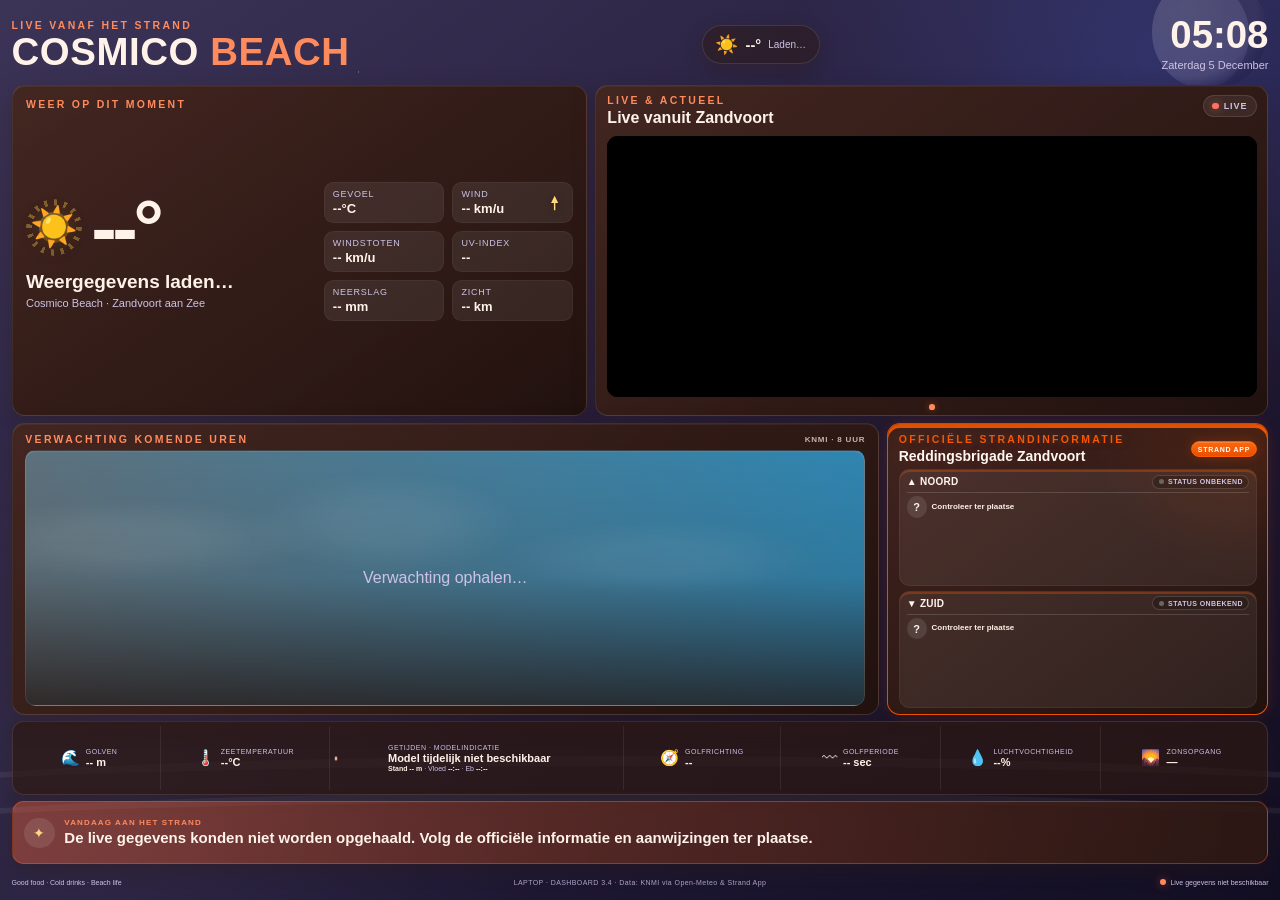
<file: index.html>
<!doctype html>
<html lang="nl">
<head>
  <meta charset="utf-8">
  <meta name="viewport" content="width=device-width, initial-scale=1, viewport-fit=cover">
  <meta name="theme-color" content="#bc5e42">
  <meta http-equiv="Cache-Control" content="no-cache, no-store, must-revalidate">
  <title>Cosmico Beach — Dashboard 3.4.0</title>
  <link rel="stylesheet" href="style.css?v=340">
</head>
<body>
  <div class="ambient" aria-hidden="true">
    <div class="ambient-sun"><span></span></div>
    <div class="ambient-moon"></div>
    <div class="ambient-stars"></div>
    <div class="ambient-wave wave-one"></div>
    <div class="ambient-wave wave-two"></div>
  </div>

  <main id="webEmbed" class="web-embed" aria-label="Actuele strandinformatie Cosmico Beach">
    <a class="web-embed-link" href="https://dashboard.cosmicobeach.nl/?mode=mobile&v=340" target="_top" aria-label="Bekijk alle live strandinformatie">
      <div class="web-main">
        <span id="webWeatherIcon" class="web-weather-icon">☀️</span>
        <div class="web-weather-copy">
          <strong id="webTemperature">--°</strong>
          <span id="webCondition">Live gegevens laden…</span>
        </div>
      </div>
      <div class="web-metrics">
        <div><small>Zeewater</small><strong id="webWaterTemperature">--°C</strong></div>
        <div><small>Wind</small><strong id="webWind">-- km/u</strong></div>
        <div><small>Golven</small><strong id="webWaveHeight">-- m</strong></div>
        <div class="web-guard"><small>Strand</small><strong id="webGuardStatus">Status laden…</strong></div>
      </div>
      <span class="web-cta">Bekijk live strandweer →</span>
    </a>
  </main>

  <main id="adviceEmbed" class="advice-embed" aria-label="Actueel strandadvies Cosmico Beach">
    <a class="advice-embed-link" href="https://dashboard.cosmicobeach.nl/?mode=mobile&v=340" target="_top" aria-label="Bekijk alle live strandinformatie">
      <span class="advice-embed-icon" aria-hidden="true">✦</span>
      <div class="advice-embed-copy">
        <small>VANDAAG AAN HET STRAND</small>
        <strong id="webAdvice" aria-live="polite">Actueel strandadvies wordt samengesteld…</strong>
      </div>
      <span class="advice-embed-cta">Bekijk live strandweer →</span>
    </a>
  </main>

  <div id="app">
    <header class="topbar">
      <div class="brand-block">
        <div class="eyebrow">LIVE VANAF HET STRAND</div>
        <h1>COSMICO <span>BEACH</span></h1>
      </div>

      <div class="topbar-summary" aria-label="Korte weersamenvatting" aria-live="polite">
        <span id="headerWeatherIcon" class="mini-weather-icon">☀️</span>
        <strong id="headerTemperature">--°</strong>
        <span id="headerCondition">Laden…</span>
      </div>

      <div class="clock" aria-label="Tijd en datum">
        <strong id="clockTime">--:--</strong>
        <span id="clockDate">Zandvoort aan Zee</span>
      </div>
    </header>

    <main class="dashboard">
      <section class="card current-card">
        <div class="section-label">WEER OP DIT MOMENT</div>
        <div class="current-layout">
          <div class="weather-main">
            <div class="temperature-line">
              <div class="weather-orbit" aria-hidden="true">
                <span class="sun-core"></span>
                <span class="sun-rays"></span>
                <span id="weatherIcon" class="weather-icon">☀️</span>
              </div>
              <strong id="temperature" class="temperature" aria-live="polite">--°</strong>
            </div>
            <h2 id="condition" class="condition" aria-live="polite">Weergegevens laden…</h2>
            <p class="location">Cosmico Beach · Zandvoort aan Zee</p>
          </div>

          <div class="metric-grid">
            <div class="metric"><span>Gevoel</span><strong id="feelsLike">--°C</strong></div>
            <div class="metric metric-wind">
              <span>Wind</span>
              <strong id="wind">-- km/u</strong>
              <svg id="windArrow" class="wind-arrow" viewBox="0 0 24 24" aria-hidden="true" style="--wind-deg:0deg">
                <path d="M12 2 L17 12 L13 12 L13 22 L11 22 L11 12 L7 12 Z"></path>
              </svg>
            </div>
            <div class="metric"><span>Windstoten</span><strong id="windGusts">-- km/u</strong></div>
            <div class="metric"><span>UV-index</span><strong id="uvIndex">--</strong></div>
            <div class="metric"><span>Neerslag</span><strong id="precipitation">-- mm</strong></div>
            <div class="metric"><span>Zicht</span><strong id="visibility">-- km</strong></div>
          </div>
        </div>
      </section>

      <section class="card media-card">
        <div class="media-heading">
          <div>
            <div class="section-label">LIVE & ACTUEEL</div>
            <h2 id="mediaTitle">Live vanuit Zandvoort</h2>
          </div>
          <div class="media-indicator"><span class="live-dot"></span><span>LIVE</span></div>
        </div>
        <div class="media-frame">
          <iframe
            id="liveCamera"
            title="Live webcam Zandvoort Boulevard en strand"
            src="https://www.youtube.com/embed/q0-DDh1zdY4?autoplay=1&mute=1&controls=0&modestbranding=1&rel=0&playsinline=1"
            allow="autoplay; encrypted-media; picture-in-picture"
            referrerpolicy="strict-origin-when-cross-origin"
            allowfullscreen>
          </iframe>
          <div class="camera-fallback">Livecam wordt geladen…</div>
        </div>
        <div class="slide-dots" aria-hidden="true"><span class="active"></span></div>
      </section>

      <section class="card forecast-card">
        <div class="forecast-heading">
          <div class="section-label">VERWACHTING KOMENDE UREN</div>
          <span id="forecastSource" class="forecast-source">KNMI · 8 UUR</span>
        </div>
        <div id="hourlyForecast" class="hourly-forecast" aria-live="polite">
          <div class="loading-copy">Verwachting ophalen…</div>
        </div>
      </section>

      <section class="card rescue-card">
        <div class="rescue-heading">
          <div>
            <div class="section-label">OFFICIËLE STRANDINFORMATIE</div>
            <h2>Reddingsbrigade Zandvoort</h2>
          </div>
          <span class="source-chip">STRAND APP</span>
        </div>
        <div id="rescuePosts" class="rescue-posts" aria-live="polite">
          <div class="rescue-loading">Status van de strandposten wordt opgehaald…</div>
        </div>
      </section>

      <section class="conditions-strip">
        <div class="condition-item"><span class="condition-icon wave-icon">🌊</span><div><small>Golven</small><strong id="waveHeight">-- m</strong></div></div>
        <div class="condition-item"><span class="condition-icon">🌡️</span><div><small>Zeetemperatuur</small><strong id="waterTemperature">--°C</strong></div></div>
        <div class="condition-item tide-item">
          <svg id="tideSpark" class="tide-spark" viewBox="0 0 120 34" preserveAspectRatio="none" aria-hidden="true">
            <polyline id="tideSparkLine" points=""></polyline>
            <circle id="tideSparkNow" cx="0" cy="17" r="2.4"></circle>
          </svg>
          <div>
            <small>Getijden · modelindicatie</small>
            <strong id="tideState">Waterstand laden…</strong>
            <span class="tide-detail"><b id="tideHeight">Stand -- m</b> · Vloed <b id="nextHighTide">--:--</b> · Eb <b id="nextLowTide">--:--</b></span>
          </div>
        </div>
        <div class="condition-item"><span class="condition-icon compass-icon">🧭</span><div><small>Golfrichting</small><strong id="waveDirection">--</strong></div></div>
        <div class="condition-item"><span class="condition-icon period-icon">〰</span><div><small>Golfperiode</small><strong id="wavePeriod">-- sec</strong></div></div>
        <div class="condition-item"><span class="condition-icon">💧</span><div><small>Luchtvochtigheid</small><strong id="humidity">--%</strong></div></div>
        <div class="condition-item"><span class="condition-icon" id="sunIcon">🌅</span><div><small id="sunLabel">Zonsondergang</small><strong id="sunset">--:--</strong></div></div>
      </section>

      <section class="advice-bar">
        <div class="advice-icon">✦</div>
        <div>
          <small>VANDAAG AAN HET STRAND</small>
          <strong id="beachAdvice" aria-live="polite">Actueel strandadvies wordt samengesteld…</strong>
        </div>
      </section>
    </main>

    <footer>
      <span>Good food · Cold drinks · Beach life</span>
      <div class="mode-label"><span id="modeName">AUTO</span> · DASHBOARD 3.4 · Data: KNMI via Open-Meteo & Strand App</div>
      <div id="connectionState" class="connection-state" aria-live="polite"><span class="connection-dot"></span><span id="connectionText">Verbinden…</span></div>
    </footer>
  </div>

  <script src="script.js?v=340" defer></script>
</body>
</html>
</file>
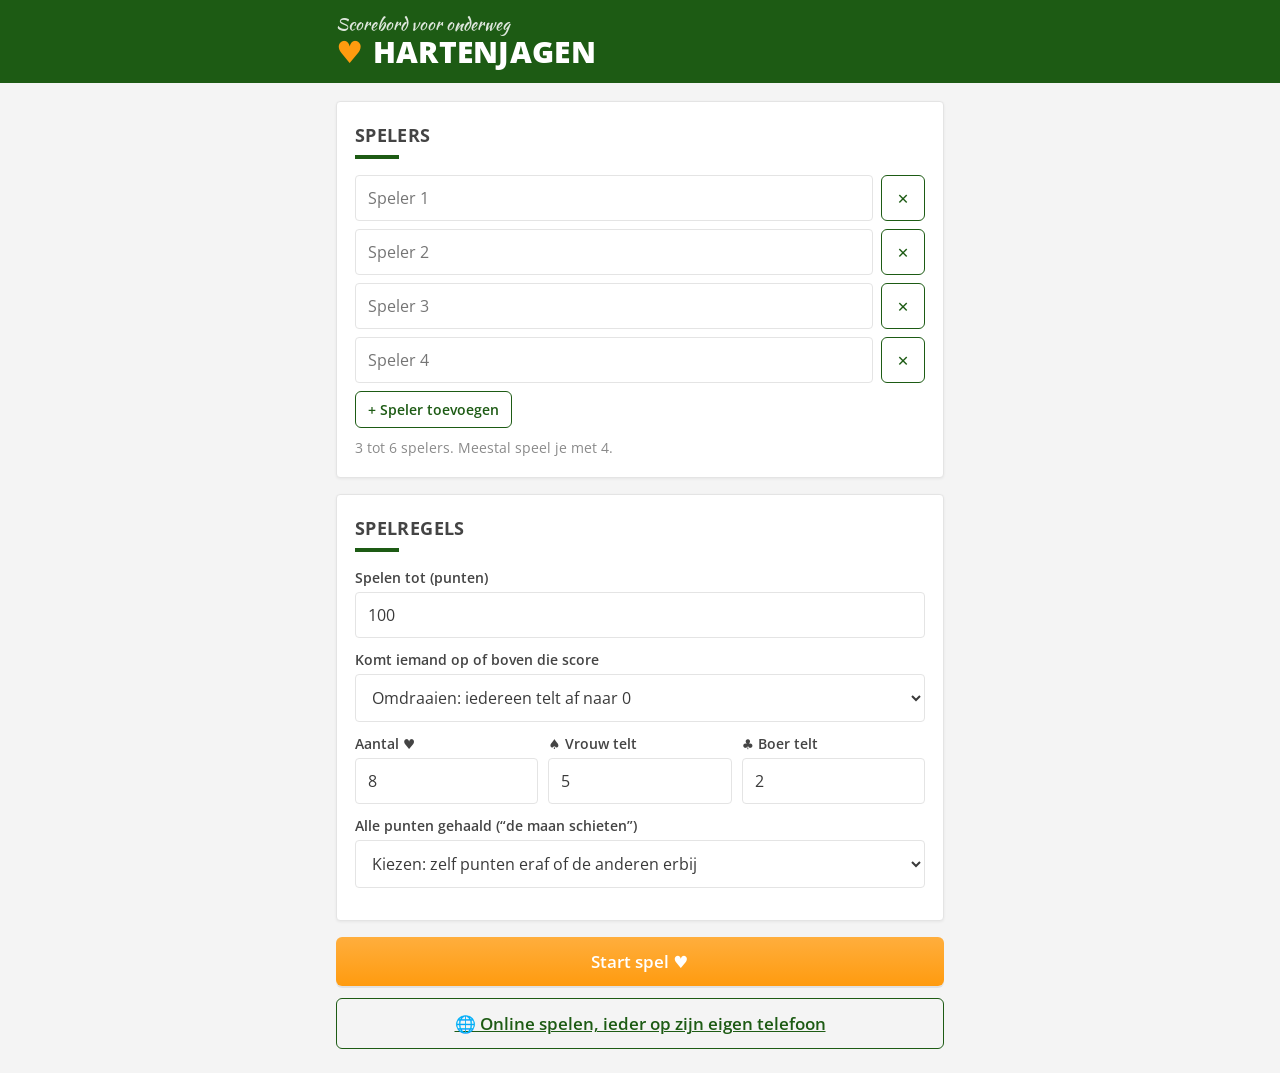
<file: hartenjagen/index.html>
<!doctype html>
<html lang="nl">
<head>
  <meta charset="utf-8">
  <meta name="viewport" content="width=device-width, initial-scale=1, viewport-fit=cover">
  <meta name="theme-color" content="#1d5b14">
  <meta name="robots" content="noindex,nofollow">
  <meta http-equiv="Cache-Control" content="no-cache, no-store, must-revalidate">
  <meta name="apple-mobile-web-app-capable" content="yes">
  <meta name="mobile-web-app-capable" content="yes">
  <meta name="apple-mobile-web-app-title" content="Hartenjagen">
  <title>Hartenjagen Scorebord</title>
  <link rel="icon" href="data:image/svg+xml,<svg xmlns='http://www.w3.org/2000/svg' viewBox='0 0 100 100'><text y='.9em' font-size='90'>♥️</text></svg>">
  <link rel="preconnect" href="https://fonts.googleapis.com">
  <link rel="preconnect" href="https://fonts.gstatic.com" crossorigin>
  <link rel="stylesheet" href="https://fonts.googleapis.com/css2?family=Open+Sans:ital,wght@0,400;0,600;0,700;0,800;1,400&family=Kaushan+Script&display=swap">
  <style>
    /* Stijl: tropisch reisbureau — diepgroen, lichtgrijs, oranje knoppen */
    :root {
      --green: #1d5b14;
      --green-2: #26701b;
      --green-soft: #e7f1e4;
      --orange: #ff9b0f;
      --orange-2: #ffae3d;
      --bg: #f4f4f4;
      --card: #ffffff;
      --ink: #3a3a3a;
      --head: #444444;
      --muted: #8a8a8a;
      --line: #e4e4e4;
      --red: #c62828;
      --red-soft: #fdecec;
      --gold: #e08a00;
      --good: #1d5b14;
      --good-soft: #e7f1e4;
      --shadow: 0 1px 3px rgba(0,0,0,.06);
      --radius: 4px;
    }
    @media (prefers-color-scheme: dark) {
      :root:not([data-theme="light"]) {
        --bg: #111511;
        --card: #1b201b;
        --ink: #e9ece8;
        --head: #f1f3f0;
        --muted: #9aa39a;
        --line: #2e352e;
        --green-soft: #1c2f19;
        --red: #ef5350;
        --red-soft: #3a1717;
        --good: #7cc56f;
        --good-soft: #1c2f19;
      }
    }
    * { box-sizing: border-box; -webkit-tap-highlight-color: transparent; }
    html, body { margin: 0; }
    body {
      font-family: "Open Sans", system-ui, -apple-system, "Segoe UI", Roboto, sans-serif;
      background: var(--bg); color: var(--ink); min-height: 100vh;
      padding-bottom: calc(24px + env(safe-area-inset-bottom));
    }
    .wrap { max-width: 640px; margin: 0 auto; padding: 0 16px; }

    /* Kopbalk */
    header.top { background: var(--green); color: #fff; padding-top: env(safe-area-inset-top); margin-bottom: 18px; }
    header.top .wrap { display: flex; align-items: center; justify-content: space-between; gap: 12px; padding-top: 16px; padding-bottom: 16px; }
    header.top .brand { display: flex; flex-direction: column; line-height: 1; }
    header.top .tagline { font-family: "Kaushan Script", cursive; font-size: 1.05rem; color: rgba(255,255,255,.85); margin-bottom: 4px; }
    header.top h1 { margin: 0; font-size: clamp(1.45rem, 7vw, 1.9rem); font-weight: 800; letter-spacing: .01em; text-transform: uppercase; display: flex; gap: .3em; align-items: center; }
    header.top h1 .suit { color: var(--orange); }
    .iconbtn {
      background: rgba(255,255,255,.16); color: #fff; border: 0; border-radius: 999px;
      padding: 11px 16px; font: inherit; font-size: .9rem; font-weight: 600; cursor: pointer; white-space: nowrap; flex-shrink: 0;
    }
    .iconbtn:active { transform: scale(.97); }

    .panel {
      background: var(--card); border: 1px solid var(--line); border-radius: var(--radius); box-shadow: var(--shadow);
      padding: 20px 18px; margin-bottom: 16px;
    }
    .panel h2 {
      margin: 0 0 16px; font-size: 1.15rem; font-weight: 700; color: var(--head); text-transform: uppercase; letter-spacing: .02em;
    }
    .panel h2::after { content: ""; display: block; width: 44px; height: 4px; background: var(--green); margin-top: 8px; }
    .muted { color: var(--muted); font-size: .9rem; }
    label.field { display: block; margin-bottom: 12px; }
    label.field span { display: block; font-size: .85rem; font-weight: 600; color: var(--head); margin-bottom: 5px; }
    input[type=text], input[type=number], select {
      width: 100%; font: inherit; font-size: 1rem; padding: 11px 12px;
      border-radius: var(--radius); border: 1px solid var(--line); background: var(--card); color: var(--ink);
    }
    select option { color: #3a3a3a; background: #fff; }
    input:focus, select:focus { outline: 2px solid var(--green); outline-offset: 0; border-color: transparent; }
    .row { display: flex; gap: 10px; align-items: center; }
    .row > * { flex: 1; }
    .btn {
      display: inline-flex; align-items: center; justify-content: center; gap: 6px;
      font: inherit; font-weight: 600; font-size: 1.05rem; padding: 13px 18px; border-radius: 6px;
      border: 0; cursor: pointer; background: linear-gradient(180deg, var(--orange-2), var(--orange)); color: #fff; width: 100%;
      box-shadow: 0 2px 0 rgba(0,0,0,.08);
    }
    .btn:disabled { opacity: .45; cursor: not-allowed; }
    .btn.ghost { background: transparent; color: var(--green); border: 1.5px solid var(--green); box-shadow: none; }
    @media (prefers-color-scheme: dark) { :root:not([data-theme="light"]) .btn.ghost { color: var(--good); border-color: var(--good); } }
    .btn.small { padding: 8px 12px; font-size: .9rem; width: auto; }
    .btn:active:not(:disabled) { transform: scale(.98); }

    /* Setup */
    .player-input { display: flex; gap: 8px; margin-bottom: 8px; }
    .player-input input { flex: 1; }
    .player-input button { flex: 0 0 44px; }
    .settings-grid { display: grid; grid-template-columns: 1fr 1fr 1fr; gap: 10px; }
    .settings-grid label.field span { white-space: nowrap; overflow: hidden; text-overflow: ellipsis; }

    /* Scorebord */
    .info-bar { display: flex; gap: 8px; flex-wrap: wrap; margin-bottom: 14px; }
    .chip {
      background: var(--card); color: var(--green); border: 1px solid var(--line); padding: 6px 12px; border-radius: 999px;
      font-size: .85rem; font-weight: 600;
    }
    @media (prefers-color-scheme: dark) { :root:not([data-theme="light"]) .chip { color: var(--good); } }
    .standings { display: grid; gap: 10px; }
    .stand {
      display: grid; grid-template-columns: 40px 1fr auto; align-items: center; gap: 12px;
      padding: 10px 14px 10px 10px; border-radius: var(--radius); border: 1px solid var(--line);
    }
    .stand .pos {
      width: 40px; height: 40px; border-radius: 50%; background: var(--green); color: #fff;
      display: grid; place-items: center; font-weight: 700; position: relative;
    }
    .stand .pos::before { content: ""; position: absolute; inset: 4px; border-radius: 50%; border: 1.5px dotted rgba(255,255,255,.7); }
    .stand .name { font-weight: 700; color: var(--head); overflow: hidden; text-overflow: ellipsis; white-space: nowrap; }
    .stand .bar { height: 5px; border-radius: 3px; background: var(--line); margin-top: 7px; overflow: hidden; }
    .stand .bar i { display: block; height: 100%; background: var(--orange); border-radius: 3px; }
    .stand .total { font-size: 1.6rem; font-weight: 800; color: var(--head); font-variant-numeric: tabular-nums; }
    .stand.lead { border-color: var(--green); background: var(--green-soft); }
    .stand.danger .total { color: var(--red); }
    .stand.danger .bar i { background: var(--red); }

    /* Ronde invoeren */
    .entry-player {
      display: grid; grid-template-columns: 1fr auto auto auto; gap: 8px; align-items: center;
      padding: 10px 0; border-bottom: 1px solid var(--line);
    }
    .entry-player:last-of-type { border-bottom: 0; }
    .entry-player.nojack { grid-template-columns: 1fr auto auto; }
    .entry-player .nm { font-weight: 700; color: var(--head); overflow: hidden; text-overflow: ellipsis; white-space: nowrap; }
    .entry-player .pts { font-size: .8rem; color: var(--muted); white-space: nowrap; }
    .stepper { display: flex; align-items: center; border: 1px solid var(--line); border-radius: 6px; overflow: hidden; }
    .stepper button {
      width: 36px; height: 42px; border: 0; background: transparent; color: var(--green);
      font-size: 1.3rem; font-weight: 700; cursor: pointer;
    }
    @media (prefers-color-scheme: dark) { :root:not([data-theme="light"]) .stepper button { color: var(--good); } }
    .stepper button:active { background: var(--line); }
    .stepper .hv { display: flex; align-items: center; gap: 1px; padding-right: 2px; }
    .stepper input.hearts-input {
      width: 34px; height: 42px; padding: 0; border: 0; border-radius: 0; background: transparent; color: var(--ink);
      text-align: center; font: inherit; font-weight: 800; font-size: 1.15rem; font-variant-numeric: tabular-nums; -moz-appearance: textfield;
    }
    .stepper input.hearts-input::-webkit-outer-spin-button, .stepper input.hearts-input::-webkit-inner-spin-button { -webkit-appearance: none; margin: 0; }
    .stepper input.hearts-input:focus { outline: 0; background: var(--green-soft); }
    .stepper .hv i { font-style: normal; color: var(--red); font-size: .85rem; }
    .queen {
      width: 44px; height: 44px; border-radius: 50%; border: 1.5px dashed var(--line);
      background: transparent; color: var(--muted); font: inherit; font-weight: 700; font-size: .9rem; cursor: pointer;
    }
    .queen.on { background: var(--green); color: #fff; border: 1.5px solid var(--green); box-shadow: inset 0 0 0 3px var(--green), inset 0 0 0 4.5px rgba(255,255,255,.6); }
    .manual-input { width: 90px !important; text-align: center; font-weight: 700; }
    .entry-status {
      margin: 14px 0; padding: 10px 12px; border-radius: var(--radius); font-size: .9rem; font-weight: 600;
      background: var(--red-soft); color: var(--red);
    }
    .entry-status.ok { background: var(--good-soft); color: var(--good); }
    .toggle { display: flex; align-items: center; gap: 8px; font-size: .9rem; color: var(--muted); cursor: pointer; user-select: none; }
    .toggle input { width: 18px; height: 18px; accent-color: var(--green); }
    .entry-head { display: flex; justify-content: space-between; align-items: flex-start; gap: 10px; margin-bottom: 4px; flex-wrap: wrap; }
    .entry-head h2 { margin-bottom: 12px; }

    /* Rondes */
    .table-wrap { overflow-x: auto; margin: 0 -18px; padding: 0 18px; }
    table { width: 100%; border-collapse: collapse; font-variant-numeric: tabular-nums; }
    th, td { padding: 8px 6px; text-align: center; border-bottom: 1px solid var(--line); white-space: nowrap; }
    th { font-size: .8rem; color: var(--muted); font-weight: 700; max-width: 80px; overflow: hidden; text-overflow: ellipsis; }
    td:first-child, th:first-child { text-align: left; color: var(--muted); }
    tbody tr[data-k] { cursor: pointer; }
    tr.flip-row td { text-align: center !important; color: var(--gold) !important; font-weight: 800; font-size: .85rem; background: #fff4e0; border-bottom: 0; }
    .flip-banner { margin: 0 0 12px; padding: 10px 12px; border-radius: var(--radius); background: #fff4e0; color: #8a5200; font-weight: 600; font-size: .9rem; }
    @media (prefers-color-scheme: dark) { :root:not([data-theme="light"]) tr.flip-row td, :root:not([data-theme="light"]) .flip-banner { background: #3a2c12; color: #ffc46b; } }
    tbody tr:hover { background: var(--bg); }
    tbody tr.editing { background: #fff4e0; }
    @media (prefers-color-scheme: dark) { :root:not([data-theme="light"]) tbody tr.editing { background: #3a2c12; } }
    td .sub { display: block; font-size: .7rem; color: var(--muted); }
    td .sub.reset { color: var(--gold); font-weight: 800; }
    .moon-box { margin: 14px 0 0; padding: 12px; border-radius: var(--radius); background: #fff4e0; }
    .moon-box p { margin: 0 0 10px; font-weight: 700; color: #8a5200; font-size: .95rem; }
    .moon-box .row .btn { font-size: .95rem; padding: 11px 10px; }
    .moon-box .btn.ghost { background: var(--card); }
    .moon-box .btn.picked { background: var(--green); color: #fff; border-color: var(--green); }
    @media (prefers-color-scheme: dark) { :root:not([data-theme="light"]) .moon-box { background: #3a2c12; } :root:not([data-theme="light"]) .moon-box p { color: #ffc46b; } }
    td.moon { color: var(--gold); font-weight: 800; }
    tfoot td { font-weight: 800; color: var(--head); border-bottom: 0; border-top: 3px solid var(--green); }

    /* Winnaar */
    .winner { text-align: center; padding: 26px 18px; }
    .winner .big { font-size: 2.6rem; }
    .winner .tag { font-family: "Kaushan Script", cursive; font-size: 1.3rem; color: var(--head); }
    .winner h2 { font-size: 1.6rem; margin: 2px 0 10px; }
    .winner h2::after { margin: 10px auto 0; }

    .undo-fab {
      position: fixed; right: 16px; bottom: calc(16px + env(safe-area-inset-bottom)); z-index: 9;
      display: inline-flex; align-items: center; gap: 6px; padding: 13px 18px; border-radius: 999px; border: 0;
      background: var(--green); color: #fff; font: inherit; font-weight: 700; font-size: 1rem; cursor: pointer;
      box-shadow: 0 6px 18px rgba(0,0,0,.25);
    }
    .undo-fab:active { transform: scale(.96); }
    body.has-undo { padding-bottom: calc(84px + env(safe-area-inset-bottom)); }
    .toast {
      position: fixed; left: 50%; bottom: calc(84px + env(safe-area-inset-bottom)); transform: translateX(-50%) translateY(calc(100% + 140px));
      background: var(--green); color: #fff; padding: 12px 18px; border-radius: 6px; font-weight: 600;
      box-shadow: 0 6px 20px rgba(0,0,0,.2); transition: transform .25s ease, visibility .25s; visibility: hidden; z-index: 10; max-width: calc(100% - 32px); text-align: center;
    }
    .toast.show { transform: translateX(-50%) translateY(0); visibility: visible; }
    .hidden { display: none !important; }
    details summary { cursor: pointer; font-weight: 700; color: var(--head); }
    details ul { margin: 12px 0 0; padding-left: 20px; color: var(--muted); font-size: .9rem; line-height: 1.6; }
  </style>
</head>
<body>
  <header class="top">
    <div class="wrap">
      <div class="brand">
        <span class="tagline">Scorebord voor onderweg</span>
        <h1><span class="suit">♥</span> Hartenjagen</h1>
      </div>
      <button class="iconbtn hidden" id="btnNew" type="button">Nieuw spel</button>
    </div>
  </header>
  <div class="wrap">

    <!-- SETUP -->
    <section id="setup">
      <div class="panel">
        <h2>Spelers</h2>
        <div id="playerInputs"></div>
        <button class="btn ghost small" id="btnAddPlayer" type="button">+ Speler toevoegen</button>
        <p class="muted" style="margin:10px 0 0">3 tot 6 spelers. Meestal speel je met 4.</p>
      </div>
      <div class="panel">
        <h2>Spelregels</h2>
          <label class="field"><span>Spelen tot (punten)</span>
            <input type="number" id="setTarget" min="10" step="5" value="100" inputmode="numeric">
          </label>
        <label class="field"><span>Komt iemand op of boven die score</span>
          <select id="setAtTarget">
            <option value="flip">Omdraaien: iedereen telt af naar 0</option>
            <option value="end">Spel is afgelopen</option>
          </select>
        </label>

        <div class="settings-grid">
          <label class="field"><span>Aantal ♥</span>
            <input type="number" id="setHearts" min="1" max="13" step="1" value="8" inputmode="numeric">
          </label>
          <label class="field"><span>♠ Vrouw telt</span>
            <input type="number" id="setQueen" min="0" step="1" value="5" inputmode="numeric">
          </label>
          <label class="field"><span>♣ Boer telt</span>
            <input type="number" id="setJack" min="0" step="1" value="2" inputmode="numeric">
          </label>
        </div>
        <label class="field"><span>Alle punten gehaald (“de maan schieten”)</span>
          <select id="setMoon">
            <option value="choose">Kiezen: zelf punten eraf of de anderen erbij</option>
            <option value="none">Geen speciale regel</option>
          </select>
        </label>
      </div>
      <button class="btn" id="btnStart" type="button">Start spel ♥</button>
      <a class="btn ghost" href="online.html" style="margin-top:12px">🌐 Online spelen, ieder op zijn eigen telefoon</a>
    </section>

    <!-- GAME -->
    <section id="game" class="hidden">
      <div class="info-bar" id="infoBar"></div>

      <div class="panel winner hidden" id="winnerPanel"></div>

      <div class="panel">
        <h2>Stand</h2>
        <div class="flip-banner hidden" id="flipBanner"></div>
        <div class="standings" id="standings"></div>
      </div>

      <div class="panel" id="entryPanel">
        <div class="entry-head">
          <h2 id="entryTitle">Ronde 1</h2>
          <label class="toggle"><input type="checkbox" id="manualToggle"> Vrij invoeren</label>
        </div>
        <p class="muted" id="entryHint" style="margin:0 0 4px">Tel per speler de harten en tik op <b>♠V</b> bij wie de schoppenvrouw heeft.</p>
        <div id="entryRows"></div>
        <div class="moon-box hidden" id="moonBox"></div>
        <div class="entry-status" id="entryStatus"></div>
        <div class="row">
          <button class="btn ghost hidden" id="btnCancelEdit" type="button">Annuleren</button>
          <button class="btn" id="btnSave" type="button" disabled>Ronde opslaan</button>
        </div>
        <button class="btn ghost hidden" id="btnFinish" type="button" style="margin-top:10px">🏁 Spel afronden</button>
      </div>

      <div class="panel" id="historyPanel">
        <div class="entry-head">
          <h2>Rondes</h2>
          <button class="btn ghost small" id="btnUndo" type="button">↶ Laatste wissen</button>
        </div>
        <p class="muted" style="margin:0 0 8px">Tik op een ronde om die aan te passen.</p>
        <div class="table-wrap"><table id="historyTable"></table></div>
      </div>

      <div class="panel">
        <details>
          <summary>Puntentelling</summary>
          <ul id="rulesList"></ul>
        </details>
      </div>
    </section>
  </div>

  <button class="undo-fab hidden" id="btnStepBack" type="button" aria-label="Stap terug">↶ Stap terug</button>
  <div class="toast" id="toast"></div>

  <script>
  (function () {
    'use strict';
    var KEY = 'hartenjagen-v1';
    // Aantal harten in het spel (kort spel met 32 kaarten = 8). Oude spellen zonder instelling: 8.
    function heartsCount() { return (state && state.settings.hearts) || DEFAULT_RULES.hearts; }
    var $ = function (id) { return document.getElementById(id); };

    var state = load() || null;
    var draft = null;        // { hearts:[], queen:-1, jack:-1, manual:[], isManual:false }
    var editIndex = -1;      // index of round being edited, -1 = new round
    var setupNames = ['', '', '', ''];

    function load() {
      try { var s = JSON.parse(localStorage.getItem(KEY)); return s && s.players ? s : null; } catch (e) { return null; }
    }
    function save() {
      try { localStorage.setItem(KEY, JSON.stringify(state)); } catch (e) {}
    }
    /* ---------- Stap terug ---------- */
    // Voor elke wijziging (invoer of opgeslagen ronde) bewaren we een kopie van alles,
    // zodat "Stap terug" telkens precies één handeling terugdraait. Blijft bewaard na herladen.
    var UNDO_KEY = 'hartenjagen-undo-v1', UNDO_MAX = 60;
    var undoStack = (function () { try { var u = JSON.parse(localStorage.getItem(UNDO_KEY)); return Array.isArray(u) ? u : []; } catch (e) { return []; } })();
    function saveUndo() { try { localStorage.setItem(UNDO_KEY, JSON.stringify(undoStack)); } catch (e) {} }
    function checkpoint(label) {
      undoStack.push(JSON.stringify({ state: state, draft: draft, editIndex: editIndex, label: label }));
      if (undoStack.length > UNDO_MAX) undoStack.shift();
      saveUndo(); updateUndoBtn();
    }
    function updateUndoBtn() {
      var has = undoStack.length > 0;
      $('btnStepBack').classList.toggle('hidden', !has);
      document.body.classList.toggle('has-undo', has);
    }
    function stepBack() {
      if (!undoStack.length) return;
      var snap = JSON.parse(undoStack.pop()); saveUndo();
      var wasInGame = !!state;
      state = snap.state; draft = snap.draft; editIndex = snap.editIndex;
      if (state) save(); else { try { localStorage.removeItem(KEY); } catch (e) {} }
      if (!!state !== wasInGame) show();
      else if (state) render();
      updateUndoBtn();
      toast('↶ Teruggezet: ' + snap.label);
    }

    function esc(s) {
      return String(s).replace(/[&<>"']/g, function (c) { return { '&': '&amp;', '<': '&lt;', '>': '&gt;', '"': '&quot;', "'": '&#39;' }[c]; });
    }
    function toast(msg) {
      var t = $('toast'); t.textContent = msg; t.classList.add('show');
      clearTimeout(toast._t); toast._t = setTimeout(function () { t.classList.remove('show'); }, 2200);
    }

    /* ---------- Setup ---------- */
    // Standaard huisregels: tot 100 (dan terug naar 0), schoppenvrouw 5, klaverboer 2.
    var DEFAULT_RULES = { target: 100, atTarget: 'flip', hearts: 8, queen: 5, jack: 2, moon: 'choose' };
    function setDefaultRules() {
      $('setTarget').value = DEFAULT_RULES.target;
      $('setAtTarget').value = DEFAULT_RULES.atTarget;
      $('setHearts').value = DEFAULT_RULES.hearts;
      $('setQueen').value = DEFAULT_RULES.queen;
      $('setJack').value = DEFAULT_RULES.jack;
      $('setMoon').value = DEFAULT_RULES.moon;
    }

    function renderSetup() {
      var box = $('playerInputs'); box.innerHTML = '';
      setupNames.forEach(function (n, i) {
        var d = document.createElement('div'); d.className = 'player-input';
        d.innerHTML = '<input type="text" maxlength="16" autocomplete="off" placeholder="Speler ' + (i + 1) + '" value="' + esc(n) + '">' +
          (setupNames.length > 3 ? '<button class="btn ghost small" type="button" aria-label="Verwijder">✕</button>' : '');
        d.querySelector('input').addEventListener('input', function (e) { setupNames[i] = e.target.value; });
        var rm = d.querySelector('button');
        if (rm) rm.addEventListener('click', function () { setupNames.splice(i, 1); renderSetup(); });
        box.appendChild(d);
      });
      $('btnAddPlayer').classList.toggle('hidden', setupNames.length >= 6);
    }
    $('btnAddPlayer').addEventListener('click', function () {
      if (setupNames.length < 6) { setupNames.push(''); renderSetup(); var ins = $('playerInputs').querySelectorAll('input'); ins[ins.length - 1].focus(); }
    });
    $('btnStart').addEventListener('click', function () {
      var players = setupNames.map(function (n, i) { return n.trim() || ('Speler ' + (i + 1)); });
      var target = Math.max(10, parseInt($('setTarget').value, 10) || 100);
      var hearts = Math.min(13, Math.max(1, parseInt($('setHearts').value, 10) || DEFAULT_RULES.hearts));
      var queen = Math.max(0, parseInt($('setQueen').value, 10));
      if (isNaN(queen)) queen = 5;
      var jack = Math.max(0, parseInt($('setJack').value, 10));
      if (isNaN(jack)) jack = 2;
      checkpoint('spel gestart');
      state = { players: players, rounds: [], settings: { target: target, hearts: hearts, queen: queen, jack: jack, atTarget: $('setAtTarget').value, moon: $('setMoon').value }, started: Date.now() };
      save(); editIndex = -1; resetDraft(); show();
    });
    $('btnNew').addEventListener('click', function () {
      if (state && state.rounds.length && !confirm('Huidig spel stoppen en een nieuw spel beginnen?')) return;
      if (state) {
        setupNames = state.players.slice();
        checkpoint('nieuw spel');
      }
      state = null;
      setDefaultRules();
      try { localStorage.removeItem(KEY); } catch (e) {}
      show();
    });

    /* ---------- Scoring ---------- */
    function jackValue() { return state.settings.jack || 0; }
    function totalPoints() { return heartsCount() + state.settings.queen + jackValue(); }

    function moonRule() { return state.settings.moon !== 'none'; }
    // Oude rondes zonder keuze: volg de vroegere vaste instelling.
    function legacyMoonChoice() { return state.settings.moon === 'self' ? 'self' : 'others'; }

    // Geeft per speler de verandering van de stand (scores) voor deze ronde.
    // Gewone ronde: strafpunten erbij (optellen) of eraf (na omdraaien).
    // Maan (alle punten bij één speler): keuze 'self' = zelf alles eraf, 'others' = de anderen alles erbij;
    // dat werkt direct op de stand, dus in beide fasen hetzelfde.
    function scoreRound(hearts, queen, jack, phase, choice) {
      var n = state.players.length, s = state.settings, jv = jackValue();
      var raw = hearts.map(function (h, i) { return h + (i === queen ? s.queen : 0) + (i === jack ? jv : 0); });
      var moon = -1;
      for (var i = 0; i < n; i++) if (hearts[i] === heartsCount() && queen === i && (jv === 0 || jack === i)) moon = i;
      var sign = phase === 'down' ? -1 : 1;
      var pts = raw.map(function (v) { return v * sign; });
      var needsChoice = false;
      if (moon >= 0 && moonRule()) {
        var t = totalPoints();
        if (choice === 'self') pts = raw.map(function (_, i) { return i === moon ? -t : 0; });
        else if (choice === 'others') pts = raw.map(function (_, i) { return i === moon ? 0 : t; });
        else needsChoice = true;
      }
      return { scores: pts, raw: raw, moon: moon, needsChoice: needsChoice };
    }

    // Standaard: omdraaien. Oude spellen met de vroegere terug-naar-0-regel ('reset') tellen ook als omdraaien.
    function flipMode() { return state.settings.atTarget !== 'end'; }

    // Loopt alle rondes door. Omdraaien: iedereen telt op tot iemand de grens haalt,
    // daarna gaan voor iedereen de punten eraf. Wie dan op 0 of lager komt, wint.
    function runInfo(upto) {
      var t = state.players.map(function () { return 0; });
      var r = state.rounds; var end = upto == null ? r.length : upto;
      var runs = [], eff = [], phases = [], phase = 'up', flipAt = -1, done = false;
      for (var k = 0; k < end; k++) {
        var rd = r[k];
        var sign = phase === 'down' ? -1 : 1;
        var e = (!rd.manual && rd.hearts)
          ? scoreRound(rd.hearts, rd.queen, rd.jack, phase, rd.moonChoice || legacyMoonChoice()).scores
          : rd.scores.map(function (v) { return v * sign; });
        e.forEach(function (v, i) { t[i] += v; });
        phases.push(phase); eff.push(e); runs.push(t.slice());
        if (flipMode()) {
          if (phase === 'up' && t.some(function (v) { return v >= state.settings.target; })) { phase = 'down'; flipAt = k; }
          else if (phase === 'down' && t.some(function (v) { return v <= 0; })) done = true;
        }
      }
      return { totals: t, runs: runs, eff: eff, phases: phases, phase: phase, flipAt: flipAt, done: done };
    }
    function totals(upto) { return runInfo(upto).totals; }
    function currentPhase() { return runInfo(editIndex >= 0 ? editIndex : null).phase; }

    function isFinished() {
      if (!state.rounds.length) return false;
      if (flipMode()) return !!state.finished || runInfo().done;
      return totals().some(function (v) { return v >= state.settings.target; });
    }

    function passInfo(roundIdx) {
      var n = state.players.length;
      var dirs = n === 4 ? ['naar links', 'naar rechts', 'naar overkant', 'niet passen'] : ['naar links', 'naar rechts', 'niet passen'];
      return dirs[roundIdx % dirs.length];
    }

    /* ---------- Draft (round entry) ---------- */
    function resetDraft(fromRound) {
      var n = state.players.length;
      if (fromRound) {
        draft = {
          hearts: fromRound.hearts ? fromRound.hearts.slice() : state.players.map(function () { return 0; }),
          queen: fromRound.queen != null ? fromRound.queen : -1,
          jack: fromRound.jack != null ? fromRound.jack : -1,
          manual: fromRound.scores.slice(),
          moonChoice: fromRound.moonChoice || (fromRound.moon >= 0 ? legacyMoonChoice() : null),
          isManual: !!fromRound.manual
        };
      } else {
        draft = { hearts: new Array(n).fill(0), queen: -1, jack: -1, moonChoice: null, manual: new Array(n).fill(''), isManual: draft ? draft.isManual : false };
      }
    }

    function draftPreview() { return scoreRound(draft.hearts, draft.queen, draft.jack, currentPhase(), draft.moonChoice); }

    function draftValid() {
      if (draft.isManual) {
        return draft.manual.every(function (v) { return v !== '' && !isNaN(parseInt(v, 10)); });
      }
      var sum = draft.hearts.reduce(function (a, b) { return a + b; }, 0);
      return sum === heartsCount() && draft.queen >= 0 && (jackValue() === 0 || draft.jack >= 0) && !draftPreview().needsChoice;
    }

    function renderEntry() {
      var rows = $('entryRows'); rows.innerHTML = '';
      var roundNo = editIndex >= 0 ? editIndex + 1 : state.rounds.length + 1;
      $('entryTitle').textContent = (editIndex >= 0 ? 'Ronde ' + roundNo + ' aanpassen' : 'Ronde ' + roundNo);
      $('manualToggle').checked = draft.isManual;
      $('entryHint').innerHTML = draft.isManual
        ? 'Vul per speler de punten van deze ronde in (eigen huisregels).' + (currentPhase() === 'down' ? ' <b>Omgedraaid:</b> deze punten gaan eraf.' : '')
        : 'Vul per speler het aantal harten in (of gebruik − en +) en tik op <b>♠V</b> bij wie de schoppenvrouw heeft' + (jackValue() ? ' en op <b>♣B</b> bij wie de klaverboer heeft.' : '.');
      $('btnCancelEdit').classList.toggle('hidden', editIndex < 0);
      $('btnSave').textContent = editIndex >= 0 ? 'Wijziging opslaan' : 'Ronde opslaan';

      var preview = draft.isManual ? null : draftPreview();
      state.players.forEach(function (name, i) {
        var d = document.createElement('div'); d.className = 'entry-player';
        if (draft.isManual) {
          d.style.gridTemplateColumns = '1fr auto';
          d.innerHTML = '<div class="nm">' + esc(name) + '</div>' +
            '<input type="number" inputmode="numeric" class="manual-input" placeholder="0" value="' + esc(draft.manual[i]) + '">';
          var inp = d.querySelector('input');
          var mPending = true;
          inp.addEventListener('input', function (e) { if (mPending) { checkpoint('punten ' + name); mPending = false; } draft.manual[i] = e.target.value; updateStatus(); });
          inp.addEventListener('focus', function (e) { mPending = true; e.target.select(); });
        } else {
          var p = preview.scores[i];
          d.innerHTML = '<div><div class="nm">' + esc(name) + '</div><div class="pts">' + fmtPts(p) + '</div></div>' +
            '<div class="stepper"><button type="button" aria-label="Minder">−</button><span class="hv"><input type="number" inputmode="numeric" pattern="[0-9]*" min="0" max="' + heartsCount() + '" class="hearts-input" aria-label="Aantal harten ' + esc(name) + '" value="' + draft.hearts[i] + '"><i>♥</i></span><button type="button" aria-label="Meer">+</button></div>' +
            '<button type="button" class="queen' + (draft.queen === i ? ' on' : '') + '" aria-label="Schoppenvrouw" aria-pressed="' + (draft.queen === i) + '">♠V</button>' +
            (jackValue() ? '<button type="button" class="queen jack' + (draft.jack === i ? ' on' : '') + '" aria-label="Klaverboer" aria-pressed="' + (draft.jack === i) + '">♣B</button>' : '');
          if (!jackValue()) d.classList.add('nojack');
          // Zelf invullen: bijwerken zonder de rij opnieuw te tekenen, zodat het toetsenbord open blijft.
          var hi = d.querySelector('.hearts-input');
          var selectAll = function (e) { var t = e.target; setTimeout(function () { try { t.select(); } catch (x) {} }, 0); };
          var hPending = true;
          hi.addEventListener('focus', function (e) { hPending = true; selectAll(e); });
          hi.addEventListener('click', selectAll);
          hi.addEventListener('input', function (e) {
            if (hPending) { checkpoint('harten ' + name); hPending = false; }
            var others = draft.hearts.reduce(function (a, c, k) { return a + (k === i ? 0 : c); }, 0);
            var max = heartsCount() - others;
            var v = parseInt(e.target.value, 10);
            if (isNaN(v) || v < 0) v = 0;
            if (v > max) { v = max; e.target.value = v; toast('Er zijn nog maar ' + max + ' ♥ over voor ' + name); }
            else if (e.target.value !== '' && e.target.value !== String(v)) e.target.value = v;
            draft.hearts[i] = v;
            refreshPoints();
          });
          hi.addEventListener('blur', function (e) { e.target.value = draft.hearts[i]; });
          var b = d.querySelectorAll('.stepper button');
          b[0].addEventListener('click', function () { if (draft.hearts[i] > 0) { checkpoint('− harten ' + name); draft.hearts[i]--; renderEntry(); } });
          b[1].addEventListener('click', function () {
            var sum = draft.hearts.reduce(function (a, c) { return a + c; }, 0);
            if (sum < heartsCount()) { checkpoint('+ harten ' + name); draft.hearts[i]++; renderEntry(); }
          });
          d.querySelector('.queen:not(.jack)').addEventListener('click', function () { checkpoint('♠ vrouw ' + name); draft.queen = draft.queen === i ? -1 : i; renderEntry(); });
          var jb = d.querySelector('.jack');
          if (jb) jb.addEventListener('click', function () { checkpoint('♣ boer ' + name); draft.jack = draft.jack === i ? -1 : i; renderEntry(); });
        }
        rows.appendChild(d);
      });
      updateStatus(preview);
    }

    function fmtPts(v) {
      return (v > 0 ? '+' : v < 0 ? '−' : '') + Math.abs(v) + ' punten';
    }

    function refreshPoints() {
      var preview = draftPreview();
      var pts = $('entryRows').querySelectorAll('.pts');
      preview.scores.forEach(function (p, i) { if (pts[i]) pts[i].textContent = fmtPts(p); });
      updateStatus(preview);
    }

    function renderMoonBox(preview) {
      var box = $('moonBox');
      var show = !draft.isManual && preview && preview.moon >= 0 && moonRule();
      box.classList.toggle('hidden', !show);
      if (!show) { box.innerHTML = ''; return; }
      var t = totalPoints(), nm = esc(state.players[preview.moon]);
      box.innerHTML = '<p>🌙 ' + nm + ' heeft alle punten! Wat kies je?</p><div class="row">' +
        '<button type="button" class="btn ghost' + (draft.moonChoice === 'self' ? ' picked' : '') + '" data-c="self">' + nm + ' −' + t + '</button>' +
        '<button type="button" class="btn ghost' + (draft.moonChoice === 'others' ? ' picked' : '') + '" data-c="others">Anderen +' + t + '</button></div>';
      Array.prototype.forEach.call(box.querySelectorAll('button'), function (b) {
        b.addEventListener('click', function () { checkpoint('maankeuze'); draft.moonChoice = b.getAttribute('data-c'); renderEntry(); });
      });
    }

    function updateStatus(preview) {
      renderMoonBox(preview);
      var st = $('entryStatus'); var ok = draftValid();
      var msg;
      if (draft.isManual) {
        var filled = draft.manual.filter(function (v) { return v !== ''; }).length;
        msg = ok ? '✓ Klaar om op te slaan' : 'Nog ' + (state.players.length - filled) + ' speler(s) invullen';
      } else {
        var sum = draft.hearts.reduce(function (a, b) { return a + b; }, 0);
        var left = heartsCount() - sum; var parts = [];
        if (left > 0) parts.push('nog ' + left + ' ♥ te verdelen');
        if (draft.queen < 0) parts.push('wie had de ♠ vrouw?');
        if (jackValue() && draft.jack < 0) parts.push('wie had de ♣ boer?');
        if (preview && preview.needsChoice) parts.push('kies wat er met de maan gebeurt');
        if (ok) {
          msg = '✓ Klaar om op te slaan';
          if (preview && preview.moon >= 0 && moonRule()) msg = '✓ Maan: ' + (draft.moonChoice === 'self' ? state.players[preview.moon] + ' −' + totalPoints() : 'de anderen +' + totalPoints());
        } else {
          msg = parts.join(' · ');
          msg = msg.charAt(0).toUpperCase() + msg.slice(1);
        }
      }
      st.textContent = msg; st.classList.toggle('ok', ok);
      $('btnSave').disabled = !ok;
    }

    $('manualToggle').addEventListener('change', function (e) {
      checkpoint('vrij invoeren ' + (e.target.checked ? 'aan' : 'uit'));
      draft.isManual = e.target.checked;
      if (draft.isManual && draft.hearts.some(function (h) { return h; })) {
        var pv = scoreRound(draft.hearts, draft.queen, draft.jack, 'up').raw;
        draft.manual = pv.map(String);
      }
      renderEntry();
    });

    $('btnSave').addEventListener('click', function () {
      if (!draftValid()) return;
      var round;
      if (draft.isManual) {
        round = { scores: draft.manual.map(function (v) { return parseInt(v, 10); }), manual: true };
      } else {
        var r = draftPreview();
        round = { scores: r.raw, hearts: draft.hearts.slice(), queen: draft.queen, jack: draft.jack, moon: r.moon };
        if (r.moon >= 0 && moonRule()) round.moonChoice = draft.moonChoice;
      }
      checkpoint(editIndex >= 0 ? 'ronde ' + (editIndex + 1) + ' aangepast' : 'ronde ' + (state.rounds.length + 1) + ' opgeslagen');
      var wasFinished = isFinished();
      var flipBefore = runInfo().flipAt;
      if (editIndex >= 0) { state.rounds[editIndex] = round; toast('Ronde ' + (editIndex + 1) + ' aangepast'); }
      else {
        state.rounds.push(round);
        var ri = runInfo();
        if (ri.flipAt >= 0 && flipBefore < 0) toast('⇩ Omgedraaid! Iedereen telt nu af naar 0');
        else if (ri.done) toast('🏆 Er is een winnaar!');
        else toast(round.moon >= 0 && moonRule() ? '🌙 Maan geschoten door ' + state.players[round.moon] + '!' : 'Ronde ' + state.rounds.length + ' opgeslagen');
      }
      editIndex = -1; save(); resetDraft(); render();
      if (!wasFinished && isFinished()) window.scrollTo({ top: 0, behavior: 'smooth' });
    });

    $('btnFinish').addEventListener('click', function () {
      if (!confirm('Spel afronden? De laagste score wint.')) return;
      checkpoint('spel afgerond');
      state.finished = true; editIndex = -1; save(); resetDraft(); render();
      window.scrollTo({ top: 0, behavior: 'smooth' });
    });

    $('btnCancelEdit').addEventListener('click', function () { checkpoint('aanpassen geannuleerd'); editIndex = -1; resetDraft(); render(); });

    $('btnUndo').addEventListener('click', function () {
      if (!state.rounds.length) return;
      if (!confirm('Ronde ' + state.rounds.length + ' wissen?')) return;
      checkpoint('ronde ' + state.rounds.length + ' gewist');
      state.rounds.pop(); editIndex = -1; save(); resetDraft(); render(); toast('Laatste ronde gewist');
    });

    /* ---------- Render ---------- */
    function renderInfo() {
      var r = state.rounds.length, n = state.players.length;
      var chips = [];
      if (!isFinished()) {
        chips.push('Ronde ' + (r + 1));
        chips.push('Deler: ' + esc(state.players[r % n]));
        chips.push('Passen: ' + passInfo(r));
      }
      if (flipMode()) chips.push(runInfo().phase === 'down' ? '⇩ Aftellen naar 0' : '⇧ Optellen tot ' + state.settings.target);
      else chips.push('Tot ' + state.settings.target + ' punten');
      $('infoBar').innerHTML = chips.map(function (c) { return '<span class="chip">' + c + '</span>'; }).join('');
    }

    function ranking() {
      var t = totals();
      return state.players.map(function (name, i) { return { name: name, i: i, total: t[i] }; })
        .sort(function (a, b) { return a.total - b.total; });
    }

    function renderStandings() {
      var rk = ranking(); var target = state.settings.target;
      var info = runInfo(); var down = info.flipAt >= 0;
      var fb = $('flipBanner'); fb.classList.toggle('hidden', !down);
      if (down) fb.innerHTML = '⇩ <b>Omgedraaid!</b> Iedereen telt nu af vanaf zijn eigen stand. Veel punten halen is nu goed — wie het eerst op 0 of lager komt, wint.';
      var lowest = rk[0].total; var anyRounds = state.rounds.length > 0;
      var pos = 0, prev = null;
      $('standings').innerHTML = rk.map(function (p, idx) {
        if (p.total !== prev) { pos = idx + 1; prev = p.total; }
        var pct = Math.max(0, Math.min(100, p.total / target * 100));
        var cls = 'stand' + (anyRounds && p.total === lowest ? ' lead' : '') + (!down && p.total >= target * 0.8 ? ' danger' : '');
        return '<div class="' + cls + '"><div class="pos">' + pos + '</div>' +
          '<div><div class="name">' + esc(p.name) + '</div><div class="bar"><i style="width:' + pct + '%"></i></div></div>' +
          '<div class="total">' + p.total + '</div></div>';
      }).join('');
    }

    function renderHistory() {
      var tbl = $('historyTable');
      $('historyPanel').classList.toggle('hidden', !state.rounds.length);
      if (!state.rounds.length) { tbl.innerHTML = ''; return; }
      var head = '<thead><tr><th>#</th>' + state.players.map(function (p) { return '<th title="' + esc(p) + '">' + esc(p) + '</th>'; }).join('') + '</tr></thead>';
      var info = runInfo();
      var body = '<tbody>' + state.rounds.map(function (r, k) {
        var run = info.runs[k], ev = info.eff[k];
        var sep = k === info.flipAt ? '<tr class="flip-row"><td colspan="' + (state.players.length + 1) + '">⇩ Omgedraaid — vanaf hier aftellen</td></tr>' : '';
        return '<tr data-k="' + k + '"' + (k === editIndex ? ' class="editing"' : '') + '><td>' + (k + 1) + '</td>' + r.scores.map(function (v, i) {
          var mark = '';
          if (!r.manual && r.queen === i) mark += ' ♠';
          if (!r.manual && r.jack === i) mark += ' ♣';
          var moon = !r.manual && r.moon === i && moonRule();
          var shown = ev[i] < 0 ? '−' + Math.abs(ev[i]) : ev[i];
          return '<td' + (moon ? ' class="moon"' : '') + '>' + (moon ? '🌙 ' : '') + shown + mark + '<span class="sub">' + run[i] + '</span></td>';
        }).join('') + '</tr>' + sep;
      }).join('') + '</tbody>';
      var t = info.totals;
      var foot = '<tfoot><tr><td>Totaal</td>' + t.map(function (v) { return '<td>' + v + '</td>'; }).join('') + '</tr></tfoot>';
      tbl.innerHTML = head + body + foot;
      Array.prototype.forEach.call(tbl.querySelectorAll('tbody tr[data-k]'), function (tr) {
        tr.addEventListener('click', function () {
          var k = +tr.getAttribute('data-k');
          checkpoint('ronde ' + (k + 1) + ' openen');
          editIndex = k; resetDraft(state.rounds[k]); render();
          $('entryPanel').classList.remove('hidden');
          $('entryPanel').scrollIntoView({ behavior: 'smooth', block: 'start' });
        });
      });
    }

    function renderWinner() {
      var wp = $('winnerPanel'); var done = isFinished();
      wp.classList.toggle('hidden', !done);
      $('entryPanel').classList.toggle('hidden', done && editIndex < 0);
      $('btnFinish').classList.toggle('hidden', !flipMode() || done || editIndex >= 0 || !state.rounds.length);
      if (!done) return;
      var rk = ranking(); var best = rk[0].total;
      var winners = rk.filter(function (p) { return p.total === best; }).map(function (p) { return esc(p.name); });
      wp.innerHTML = '<div class="big">🏆</div><div class="tag">En de winnaar is…</div><h2>' + winners.join(' & ') + ' ' + (winners.length > 1 ? 'winnen' : 'wint') + '!</h2>' +
        '<p class="muted">Met ' + best + ' punten na ' + state.rounds.length + ' rondes.</p>' +
        '<div class="row" style="margin-top:14px"><button class="btn ghost" id="btnRematch" type="button">Revanche</button><button class="btn" id="btnNew2" type="button">Nieuw spel</button></div>' +
        (flipMode() && !runInfo().done ? '<button class="btn ghost small" id="btnResume" type="button" style="margin-top:10px">Toch verder spelen</button>' : '');
      if ($('btnResume')) $('btnResume').addEventListener('click', function () { checkpoint('verder spelen'); state.finished = false; save(); render(); });
      $('btnRematch').addEventListener('click', function () {
        checkpoint('revanche'); state.rounds = []; state.finished = false; state.started = Date.now(); save(); editIndex = -1; resetDraft(); render(); toast('Nieuw potje, zelfde spelers');
      });
      $('btnNew2').addEventListener('click', function () { $('btnNew').click(); });
    }

    function renderRules() {
      var s = state.settings;
      var items = ['Elke ♥ harten = 1 strafpunt (' + heartsCount() + ' harten in het spel)', '♠ Schoppenvrouw = ' + s.queen + ' strafpunten'];
      if (jackValue()) items.push('♣ Klaverboer = ' + jackValue() + ' strafpunten');
      if (flipMode()) items.push('Iedereen telt op tot iemand ' + s.target + ' punten of meer heeft. Dan draait het om ⇩: iedereen telt vanaf zijn eigen stand af en nu wil je juist veel punten. Wie het eerst op 0 of lager komt, wint (negatief mag)');
      else items.push('Wie het eerst ' + s.target + ' punten haalt, beëindigt het spel — de laagste score wint');
      if (moonRule()) items.push('Alle ' + totalPoints() + ' strafpunten in één ronde (de maan 🌙)? Dan kies je: zelf ' + totalPoints() + ' punten eraf, óf alle anderen ' + totalPoints() + ' punten erbij');
      items.push('Met “Vrij invoeren” vul je zelf punten in voor eigen huisregels');
      $('rulesList').innerHTML = items.map(function (i) { return '<li>' + i + '</li>'; }).join('');
    }

    function render() {
      renderInfo(); renderStandings(); renderWinner(); renderEntry(); renderHistory(); renderRules();
    }

    function show() {
      var inGame = !!state;
      $('setup').classList.toggle('hidden', inGame);
      $('game').classList.toggle('hidden', !inGame);
      $('btnNew').classList.toggle('hidden', !inGame);
      if (inGame) { if (!draft || draft.hearts.length !== state.players.length) resetDraft(); render(); }
      else renderSetup();
      window.scrollTo(0, 0);
    }

    $('btnStepBack').addEventListener('click', stepBack);

    setDefaultRules();
    show();
    updateUndoBtn();
  })();
  </script>
</body>
</html>
</file>
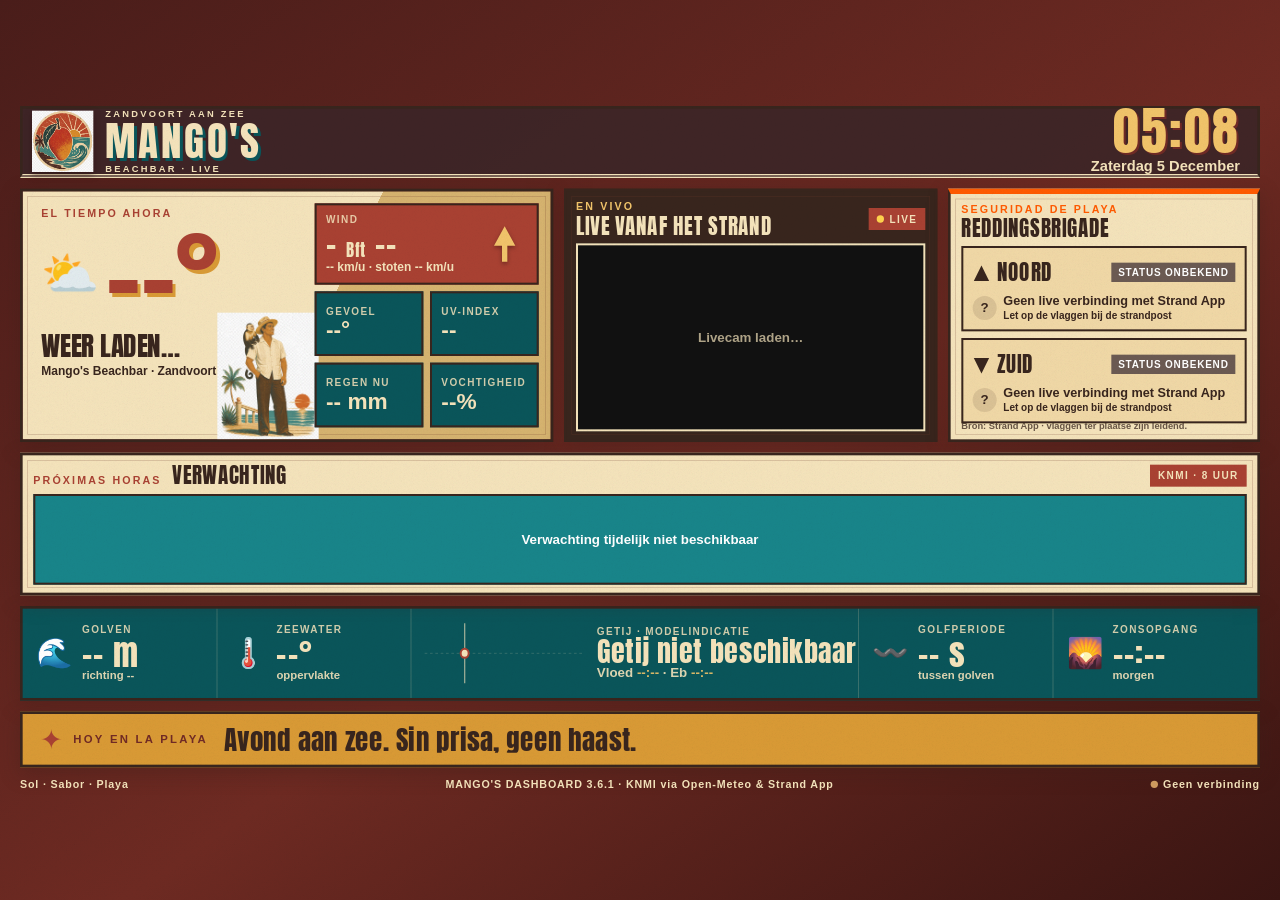
<file: mangos/index.html>
<!doctype html>
<html lang="nl">
<head>
  <meta charset="utf-8">
  <meta name="viewport" content="width=device-width, initial-scale=1, viewport-fit=cover">
  <meta name="theme-color" content="#a94132">
  <meta name="robots" content="noindex,nofollow">
  <meta http-equiv="Cache-Control" content="no-cache, no-store, must-revalidate">
  <title>Mango's Beachbar — Dashboard 3.6.1</title>
  <link rel="preconnect" href="https://fonts.googleapis.com">
  <link rel="preconnect" href="https://fonts.gstatic.com" crossorigin>
  <link rel="stylesheet" href="https://fonts.googleapis.com/css2?family=Anton&display=swap">
  <link rel="stylesheet" href="style.css?v=361">
</head>
<body>
  <div class="paper-noise" aria-hidden="true"></div>
  <div id="vpProbe" aria-hidden="true"></div>

  <div id="stage">
    <header class="topbar">
      <div class="brand">
        <img src="assets/mangos-roundel.png" alt="" class="roundel">
        <div class="brand-copy">
          <span class="kicker">ZANDVOORT AAN ZEE</span>
          <h1>MANGO'S</h1>
          <span class="kicker">BEACHBAR · LIVE</span>
        </div>
      </div>
      <div class="clock">
        <strong id="clockTime">--:--</strong>
        <span id="clockDate">Zandvoort aan Zee</span>
      </div>
    </header>

    <main class="grid">
      <!-- WEER NU -->
      <section class="card now-card">
        <div class="now-main">
          <span class="section-label">EL TIEMPO AHORA</span>
          <div class="temp-row">
            <span id="weatherIcon" class="now-icon">⛅</span>
            <strong id="temperature" class="temp">--°</strong>
          </div>
          <h2 id="condition" class="condition">Weer laden…</h2>
          <p class="location">Mango's Beachbar · Zandvoort</p>
          <img src="assets/host-and-monkey.png" alt="" class="host-art">
        </div>
        <div class="now-metrics">
          <div class="metric metric-wind">
            <span class="metric-label">Wind</span>
            <strong><span id="windBft">-</span> <small>Bft</small> <span id="windDir">--</span></strong>
            <em id="windKmh">-- km/u · stoten -- km/u</em>
            <svg id="windArrow" class="wind-arrow" viewBox="0 0 24 24" aria-hidden="true"><path d="M12 2 18 13h-4.5v9h-3v-9H6z"/></svg>
          </div>
          <div class="metric"><span class="metric-label">Gevoel</span><strong id="feelsLike">--°</strong></div>
          <div class="metric"><span class="metric-label">UV-index</span><strong id="uvIndex">--</strong></div>
          <div class="metric"><span class="metric-label">Regen nu</span><strong id="precipitation">-- mm</strong></div>
          <div class="metric"><span class="metric-label">Vochtigheid</span><strong id="humidity">--%</strong></div>
        </div>
      </section>

      <!-- CAMERA -->
      <section class="card cam-card">
        <div class="card-heading">
          <div><span class="section-label">EN VIVO</span><h2>Live vanaf het strand</h2></div>
          <span class="live"><i></i>LIVE</span>
        </div>
        <div class="cam-frame">
          <div class="cam-fallback">Livecam laden…</div>
          <iframe id="liveCamera" title="Live webcam Zandvoort"
            src="https://www.youtube.com/embed/q0-DDh1zdY4?autoplay=1&mute=1&controls=0&modestbranding=1&rel=0&playsinline=1"
            allow="autoplay; encrypted-media; picture-in-picture"
            referrerpolicy="strict-origin-when-cross-origin" allowfullscreen></iframe>
        </div>
      </section>

      <!-- REDDINGSBRIGADE -->
      <section class="card rescue-card">
        <div class="card-heading">
          <div><span class="section-label">SEGURIDAD DE PLAYA</span><h2>Reddingsbrigade</h2></div>
        </div>
        <div id="rescuePosts" class="rescue-posts">
          <div class="placeholder">Strandposten ophalen…</div>
        </div>
        <p class="rescue-note">Bron: Strand App · vlaggen ter plaatse zijn leidend.</p>
      </section>

      <!-- VERWACHTING -->
      <section class="card forecast-card">
        <div class="card-heading">
          <div class="heading-inline"><span class="section-label">PRÓXIMAS HORAS</span><h2>Verwachting</h2></div>
          <span id="forecastSource" class="chip">KNMI · 8 UUR</span>
        </div>
        <div id="hourlyForecast" class="hourly">
          <div class="placeholder">Verwachting ophalen…</div>
        </div>
      </section>

      <!-- CONDITIES -->
      <section class="conditions">
        <div class="cond"><b>🌊</b><div><small>Golven</small><strong id="waveHeight">-- m</strong><em id="waveDirection">richting --</em></div></div>
        <div class="cond"><b>🌡️</b><div><small>Zeewater</small><strong id="waterTemperature">--°</strong><em>oppervlakte</em></div></div>
        <div class="cond cond-tide">
          <svg id="tideSpark" viewBox="0 0 240 80" preserveAspectRatio="none" aria-hidden="true">
            <line x1="0" y1="40" x2="240" y2="40" class="tide-mid"/>
            <polyline id="tideSparkLine" points=""/>
            <line id="tideNowLine" x1="60" y1="0" x2="60" y2="80" class="tide-now-line"/>
            <circle id="tideSparkNow" cx="60" cy="40" r="6"/>
          </svg>
          <div>
            <small>Getij · modelindicatie</small>
            <strong id="tideState">Getij laden…</strong>
            <em>Vloed <b id="nextHighTide">--:--</b> · Eb <b id="nextLowTide">--:--</b></em>
          </div>
        </div>
        <div class="cond"><b>〰️</b><div><small>Golfperiode</small><strong id="wavePeriod">-- s</strong><em>tussen golven</em></div></div>
        <div class="cond"><b id="sunIcon">🌅</b><div><small id="sunLabel">Zonsondergang</small><strong id="sunTime">--:--</strong><em id="sunSub">vandaag</em></div></div>
      </section>

      <!-- ADVIES -->
      <section class="advice">
        <span class="advice-icon">✦</span>
        <small>HOY EN LA PLAYA</small>
        <strong id="beachAdvice">Sol · Sabor · Playa</strong>
      </section>
    </main>

    <footer>
      <span>Sol · Sabor · Playa</span>
      <span>MANGO'S DASHBOARD 3.6.1 · KNMI via Open-Meteo &amp; Strand App</span>
      <span id="connectionState" class="connection"><i></i><span id="connectionText">Verbinden…</span></span>
    </footer>
  </div>

  <script src="script.js?v=361"></script>
</body>
</html>
</file>
<file: style.css>
:root {
  --terracotta: #c75f40;
  --terracotta-light: #dc8668;
  --espresso: #24130f;
  --panel: rgba(43, 23, 18, .94);
  --cream: #fff3e9;
  --cream-soft: #e8d0c2;
  --orange: #ff6533;
  --gold: #f3bd6b;
  --green: #82d8ad;
  --red: #ff7262;
  --line: rgba(255,255,255,.11);
  --shadow: rgba(47,24,17,.32);
  --bg-a: rgba(255,101,51,.34);
  --bg-b: rgba(255,243,233,.12);
  --bg-1: #d6a892;
  --bg-2: #b86b50;
  --bg-3: #8d4635;
  --sun-opacity: .11;
  --moon-opacity: 0;
  --star-opacity: 0;
  --motion-play: running;
}

/* ---- Dag/nacht thema's, bepaald in script.js op basis van zonsopgang/zonsondergang ---- */
html[data-theme="dawn"] {
  --bg-a: rgba(255,163,120,.4); --bg-b: rgba(255,214,235,.16);
  --bg-1: #e3b3a6; --bg-2: #c2735f; --bg-3: #7a4058;
  --orange: #ff8552; --gold: #ffc98f;
}
html[data-theme="dusk"] {
  --bg-a: rgba(255,101,102,.38); --bg-b: rgba(120,70,140,.18);
  --bg-1: #c9836f; --bg-2: #8a4a5c; --bg-3: #402c4f;
  --orange: #ff7048; --gold: #f6a45f;
}
html[data-theme="night"] {
  --bg-a: rgba(90,120,255,.22); --bg-b: rgba(255,243,233,.05);
  --bg-1: #3c3457; --bg-2: #241d3c; --bg-3: #120e22;
  --espresso: #0d0a18; --cream-soft: #cdc3e6;
  --orange: #ff8a5c; --gold: #ffd97a;
  --sun-opacity: 0; --moon-opacity: .16; --star-opacity: .55;
}

* { box-sizing: border-box; }
html, body { width: 100%; height: 100%; margin: 0; overflow: hidden; }
body {
  color: var(--cream);
  font-family: Inter, Arial, Helvetica, sans-serif;
  background:
    radial-gradient(circle at 90% 6%, var(--bg-a), transparent 25%),
    radial-gradient(circle at 10% 90%, var(--bg-b), transparent 30%),
    linear-gradient(145deg, var(--bg-1) 0%, var(--bg-2) 52%, var(--bg-3) 100%);
  transition: background 1.6s ease, color .8s ease;
}
body::after {
  content: ""; position: fixed; inset: 0; z-index: 0; pointer-events: none; opacity: .14;
  background: repeating-linear-gradient(0deg, rgba(255,255,255,.025) 0, rgba(255,255,255,.025) 1px, transparent 1px, transparent 5px);
}

.ambient { position: fixed; inset: 0; z-index: 0; overflow: hidden; pointer-events: none; }
.ambient-sun { position: absolute; width: 16vw; height: 16vw; right: -3vw; top: -7vw; opacity: var(--sun-opacity); border: 2px dashed rgba(255,243,233,.7); border-radius: 50%; animation: ambient-spin 24s linear infinite; animation-play-state: var(--motion-play); transition: opacity 1.6s ease; }
.ambient-sun::before, .ambient-sun::after, .ambient-sun span::before, .ambient-sun span::after { content:""; position:absolute; left:50%; top:50%; width:1.7vw; height:.45vw; border-radius:999px; background:rgba(255,243,233,.75); transform-origin:-6.2vw center; }
.ambient-sun::before { transform: translate(6.2vw,-50%) rotate(0deg); }
.ambient-sun::after { transform: translate(6.2vw,-50%) rotate(90deg); }
.ambient-sun span::before { transform: translate(6.2vw,-50%) rotate(45deg); }
.ambient-sun span::after { transform: translate(6.2vw,-50%) rotate(135deg); }
.ambient-moon { position:absolute; width:9vw; height:9vw; right:1vw; top:-2vw; border-radius:50%; opacity:var(--moon-opacity); background:radial-gradient(circle at 32% 30%, #fff9e8, #dcd2f2 60%, transparent 75%); box-shadow:-1.4vw .2vw 0 0 rgba(12,10,24,.55) inset; transition:opacity 1.6s ease; }
.ambient-stars { position:absolute; inset:0; opacity:var(--star-opacity); transition:opacity 1.6s ease;
  background-image:
    radial-gradient(1.5px 1.5px at 12% 18%, #fff, transparent 60%),
    radial-gradient(1.5px 1.5px at 28% 8%, #fff, transparent 60%),
    radial-gradient(1px 1px at 42% 22%, #fff, transparent 60%),
    radial-gradient(1.5px 1.5px at 61% 12%, #fff, transparent 60%),
    radial-gradient(1px 1px at 75% 26%, #fff, transparent 60%),
    radial-gradient(1.5px 1.5px at 88% 15%, #fff, transparent 60%),
    radial-gradient(1px 1px at 20% 34%, #fff, transparent 60%),
    radial-gradient(1px 1px at 52% 30%, #fff, transparent 60%);
  background-repeat:no-repeat;
}
.ambient-wave { position:absolute; left:-10%; width:120%; height:8vh; bottom:8vh; opacity:.08; border-radius:50%; border-top:1.2vh solid rgba(255,255,255,.8); }
.wave-one { animation: ambient-wave 7s ease-in-out infinite alternate; animation-play-state: var(--motion-play); }
.wave-two { bottom:4vh; animation: ambient-wave 9s ease-in-out infinite alternate-reverse; animation-play-state: var(--motion-play); }

#app { position: relative; z-index: 1; width: 100vw; height: 100vh; padding: 2.05vh 1.8vw 1.45vh; display: grid; grid-template-rows: 8.5vh minmax(0,1fr) 3vh; gap: 1.15vh; }
.topbar { min-height:0; display:grid; grid-template-columns:1fr auto .65fr; align-items:center; }
.brand-block .eyebrow, .section-label { color:var(--orange); font-size:clamp(10px,.82vw,16px); font-weight:900; letter-spacing:.22em; transition:color 1.2s ease; }
.brand-block h1 { margin:.35vh 0 0; font-size:clamp(34px,3vw,62px); line-height:.92; letter-spacing:.015em; }
.brand-block h1 span { color:var(--orange); transition:color 1.2s ease; }
.topbar-summary { display:flex; align-items:center; gap:.55vw; padding:.8vh 1vw; border:1px solid var(--line); border-radius:999px; background:rgba(45,24,18,.5); box-shadow:0 .7vh 2vh var(--shadow); }
.mini-weather-icon { font-size:1.45vw; animation:icon-float 3s ease-in-out infinite; animation-play-state: var(--motion-play); }
.topbar-summary strong { font-size:1.15vw; }
.topbar-summary > span:last-child { color:var(--cream-soft); font-size:clamp(10px,.7vw,14px); }
.clock { text-align:right; }
.clock strong { display:block; font-size:clamp(34px,3vw,62px); line-height:.9; }
.clock span { display:block; margin-top:.65vh; color:var(--cream-soft); font-size:clamp(11px,.72vw,15px); text-transform:capitalize; }

.dashboard { min-height:0; display:grid; grid-template-columns:.93fr 1.07fr; grid-template-rows:minmax(0,1.05fr) minmax(0,.92fr) 8.6vh 7.7vh; grid-template-areas:"current media" "forecast rescue" "conditions conditions" "advice advice"; gap:1.22vh 1.05vw; }
.card { min-width:0; min-height:0; overflow:hidden; border:1px solid var(--line); border-radius:1.2vw; background:linear-gradient(145deg,rgba(68,38,31,.96),rgba(34,18,14,.98)); box-shadow:0 1vh 2.6vh var(--shadow), inset 0 1px 0 rgba(255,255,255,.045); transition:box-shadow .8s ease; }
.current-card { grid-area:current; padding:2.1vh 1.5vw; }
.current-layout { height:calc(100% - 2.2vh); display:grid; grid-template-columns:1.06fr .94fr; gap:1.3vw; align-items:center; }
.temperature-line { display:flex; align-items:center; gap:.7vw; }
.weather-orbit { position:relative; width:4.9vw; height:4.9vw; min-width:58px; min-height:58px; display:grid; place-items:center; }
.sun-core { position:absolute; width:54%; height:54%; border-radius:50%; background:radial-gradient(circle at 35% 30%,#fff3aa,#ffc01c 57%,#f18c00 100%); box-shadow:0 0 1.3vw rgba(255,188,40,.55); animation:sun-pulse 2.3s ease-in-out infinite; animation-play-state: var(--motion-play); }
.sun-rays { position:absolute; inset:0; border-radius:50%; background:repeating-conic-gradient(from 0deg, #ffd550 0deg 7deg, transparent 7deg 22.5deg); -webkit-mask:radial-gradient(circle,transparent 0 54%,#000 56% 70%,transparent 72%); mask:radial-gradient(circle,transparent 0 54%,#000 56% 70%,transparent 72%); animation:sun-spin 5.5s linear infinite; animation-play-state: var(--motion-play); }
html[data-theme="night"] .sun-core, html[data-theme="night"] .sun-rays { opacity:.35; }
.weather-icon { position:relative; z-index:2; font-size:clamp(38px,3vw,62px); filter:drop-shadow(0 .5vh .9vh rgba(0,0,0,.2)); animation:icon-float 3s ease-in-out infinite; animation-play-state: var(--motion-play); }
.temperature { font-size:clamp(70px,6.3vw,130px); line-height:.86; letter-spacing:-.06em; }
.condition { margin:1.2vh 0 0; font-size:clamp(19px,1.4vw,29px); }
.location { margin:.45vh 0 0; color:var(--cream-soft); font-size:clamp(11px,.72vw,15px); }
.metric-grid { display:grid; grid-template-columns:1fr 1fr; gap:.9vh .65vw; }
.metric { position:relative; min-width:0; padding:1vh .8vw; border:1px solid rgba(255,255,255,.045); border-radius:.75vw; background:rgba(255,255,255,.075); }
.metric span { display:block; color:var(--cream-soft); font-size:clamp(9px,.58vw,13px); letter-spacing:.08em; text-transform:uppercase; }
.metric strong { display:block; margin-top:.25vh; font-size:clamp(13px,1vw,20px); white-space:nowrap; }
.metric-wind strong { padding-right:1.6vw; }
.wind-arrow { position:absolute; right:.7vw; top:50%; width:1.35vw; height:1.35vw; min-width:15px; min-height:15px; fill:var(--gold); transform:translateY(-50%) rotate(var(--wind-deg,0deg)); transform-origin:center; transition:transform .9s cubic-bezier(.34,1.4,.4,1); filter:drop-shadow(0 .2vh .4vh rgba(0,0,0,.3)); }

.media-card { grid-area:media; position:relative; padding:1.45vh 1.05vw 1vh; display:flex; flex-direction:column; }
.media-heading, .rescue-heading { display:flex; justify-content:space-between; align-items:flex-start; gap:1vw; }
.media-heading h2, .rescue-heading h2 { margin:.35vh 0 0; font-size:clamp(16px,1.25vw,25px); }
.media-indicator, .source-chip { display:inline-flex; align-items:center; gap:.4vw; padding:.55vh .65vw; border:1px solid var(--line); border-radius:999px; color:var(--cream-soft); background:rgba(255,255,255,.065); font-size:clamp(9px,.58vw,13px); font-weight:800; letter-spacing:.1em; }
.live-dot { width:.48vw; height:.48vw; min-width:6px; min-height:6px; border-radius:50%; background:var(--red); box-shadow:0 0 .75vw rgba(255,114,98,.65); animation:live-pulse 1.5s ease-in-out infinite; animation-play-state: var(--motion-play); }
.media-frame { position:relative; flex:1; min-height:0; margin-top:1vh; overflow:hidden; border-radius:.85vw; background:#080707; }
.media-frame iframe { position:relative; z-index:2; width:100%; height:100%; display:block; border:0; background:#000; }
.camera-fallback { position:absolute; inset:0; z-index:1; display:grid; place-items:center; color:var(--cream-soft); font-size:clamp(11px,.75vw,15px); }
.slide-dots { height:1.4vh; display:flex; align-items:flex-end; justify-content:center; }
.slide-dots span { width:.45vw; height:.45vw; min-width:5px; min-height:5px; border-radius:50%; background:var(--orange); box-shadow:0 0 .6vw rgba(255,101,51,.48); }

.forecast-card { grid-area:forecast; padding:1.35vh 1.25vw 1.15vh; }
.hourly-forecast { height:calc(100% - 2.2vh); margin-top:.8vh; display:grid; grid-template-columns:repeat(6,1fr); gap:.55vw; }
.hour { min-width:0; padding:.7vh .25vw; border:1px solid rgba(255,255,255,.035); border-radius:.75vw; background:rgba(255,255,255,.065); display:flex; flex-direction:column; align-items:center; justify-content:space-around; text-align:center; transition:background .3s ease; }
.hour.is-now { background:rgba(255,101,51,.22); border-color:rgba(255,101,51,.4); }
.hour .time { color:var(--cream-soft); font-size:clamp(9px,.58vw,13px); }
.hour .icon { font-size:1.6vw; animation:icon-float 3.4s ease-in-out infinite; animation-play-state: var(--motion-play); }
.hour:nth-child(2n) .icon { animation-delay:-1.2s; }
.hour .degrees { font-size:1.05vw; font-weight:900; }
.hour .rain { color:#bfe7ff; font-size:clamp(9px,.55vw,12px); }
.loading-copy { grid-column:1/-1; display:grid; place-items:center; color:var(--cream-soft); }

.rescue-card { grid-area:rescue; padding:1.35vh 1.15vw .9vh; display:flex; flex-direction:column; }
.rescue-posts { flex:1; min-height:0; margin-top:.8vh; display:grid; grid-template-columns:1fr 1fr; gap:.7vw; }
.rescue-post { min-width:0; min-height:0; padding:.9vh .8vw; border:1px solid rgba(255,255,255,.055); border-radius:.8vw; background:rgba(255,255,255,.07); overflow:hidden; }
.rescue-post-top { display:flex; justify-content:space-between; align-items:center; gap:.55vw; }
.rescue-post h3 { margin:0; font-size:clamp(12px,.92vw,18px); }
.lifeguard-status { flex-shrink:0; display:inline-flex; align-items:center; gap:.32vw; font-size:clamp(9px,.6vw,13px); font-weight:900; }
.status-light { width:.55vw; height:.55vw; min-width:6px; min-height:6px; border-radius:50%; background:#666; }
.status-light.on { background:var(--green); box-shadow:0 0 .75vw rgba(130,216,173,.55); animation:status-pulse 2s ease-in-out infinite; animation-play-state: var(--motion-play); }
.status-light.off { background:#111; box-shadow:0 0 0 1px rgba(255,255,255,.18); }
.rescue-state { margin:.55vh 0 0; color:var(--cream-soft); font-size:clamp(9px,.58vw,12px); line-height:1.2; }
.flag-block { margin-top:.55vh; padding-top:.5vh; border-top:1px solid var(--line); display:grid; grid-template-columns:auto 1fr; gap:.45vw; align-items:center; }
.flag-block img { width:2.1vw; height:3.5vh; object-fit:contain; }
.flag-block strong { display:block; color:var(--gold); font-size:clamp(9px,.58vw,13px); line-height:1.15; }
.flag-block span { display:block; margin-top:.12vh; color:var(--cream-soft); font-size:clamp(8px,.48vw,11px); line-height:1.15; }
.no-flag { margin-top:.5vh; padding-top:.45vh; border-top:1px solid var(--line); color:var(--cream-soft); font-size:clamp(8px,.5vw,11px); }
.rescue-loading { grid-column:1/-1; display:grid; place-items:center; color:var(--cream-soft); text-align:center; }
.rescue-disclaimer { margin:.5vh 0 0; color:var(--cream-soft); font-size:clamp(8px,.48vw,11px); line-height:1.2; }

.conditions-strip { grid-area:conditions; min-height:0; padding:.65vh .65vw; border:1px solid var(--line); border-radius:.92vw; background:rgba(45,24,18,.72); display:grid; grid-template-columns:.8fr .95fr 1.65fr .88fr .9fr .9fr .9fr; gap:0; box-shadow:0 .8vh 2vh var(--shadow); }
.condition-item { min-width:0; display:flex; align-items:center; justify-content:center; gap:.48vw; padding:0 .45vw; border-right:1px solid rgba(255,255,255,.08); }
.condition-item:last-child { border-right:0; }
.condition-icon { flex:0 0 auto; font-size:1.35vw; }
.wave-icon { animation:wave-bob 2.4s ease-in-out infinite; animation-play-state: var(--motion-play); }
.compass-icon { animation:compass-wobble 4.5s ease-in-out infinite; animation-play-state: var(--motion-play); }
.period-icon { display:inline-block; animation:period-wave 2.2s ease-in-out infinite; animation-play-state: var(--motion-play); }
.condition-item small { display:block; color:var(--cream-soft); font-size:clamp(7px,.46vw,10px); text-transform:uppercase; letter-spacing:.07em; white-space:nowrap; }
.condition-item strong { display:block; margin-top:.15vh; font-size:clamp(12px,.82vw,18px); white-space:nowrap; }
.tide-item { justify-content:flex-start; }
.tide-item strong { font-size:clamp(11px,.78vw,17px); }
.tide-detail { display:block; margin-top:.12vh; color:var(--cream-soft); font-size:clamp(7px,.44vw,10px); white-space:nowrap; }
.tide-detail b { color:var(--cream); font-weight:800; }
.tide-spark { flex:0 0 auto; width:3.6vw; height:3vh; min-width:38px; min-height:22px; overflow:visible; }
.tide-spark polyline { fill:none; stroke:var(--gold); stroke-width:2.2; stroke-linecap:round; stroke-linejoin:round; }
.tide-spark circle { fill:var(--orange); stroke:rgba(255,255,255,.85); stroke-width:1; }

.advice-bar { grid-area:advice; min-height:0; padding:.9vh 1.15vw; border:1px solid rgba(255,255,255,.16); border-radius:.92vw; background:linear-gradient(100deg,rgba(255,101,51,.3),rgba(45,24,18,.86)); box-shadow:0 .8vh 2vh var(--shadow); display:flex; align-items:center; gap:.75vw; }
.advice-icon { width:2.4vw; height:2.4vw; border-radius:50%; display:grid; place-items:center; background:rgba(255,255,255,.1); color:var(--gold); font-size:1.1vw; animation:slow-spin 10s linear infinite; animation-play-state: var(--motion-play); }
.advice-bar small { display:block; color:var(--orange); font-size:clamp(8px,.5vw,11px); font-weight:900; letter-spacing:.14em; }
.advice-bar strong { display:block; margin-top:.22vh; font-size:clamp(12px,.8vw,17px); line-height:1.2; }

footer { display:grid; grid-template-columns:1fr auto 1fr; align-items:center; color:var(--cream-soft); font-size:clamp(7px,.48vw,10px); }
.mode-label { opacity:.82; letter-spacing:.06em; }
.connection-state { justify-self:end; display:flex; align-items:center; gap:.36vw; }
.connection-dot { width:.46vw; height:.46vw; min-width:5px; min-height:5px; border-radius:50%; background:var(--orange); box-shadow:0 0 .65vw rgba(255,101,51,.55); }
.connection-state.online .connection-dot { background:var(--green); box-shadow:0 0 .65vw rgba(130,216,173,.55); animation:status-pulse 2.2s ease-in-out infinite; animation-play-state: var(--motion-play); }

html[data-mode="tv"] #app { padding:2.05vh 1.8vw 1.4vh; }
html[data-mode="tv"] .temperature { font-size:clamp(82px,6.4vw,132px); }
html[data-mode="tv"] .brand-block h1, html[data-mode="tv"] .clock strong { font-size:clamp(44px,3.35vw,70px); }
html[data-mode="tv"] .advice-bar strong { font-size:clamp(15px,.95vw,20px); }
html[data-mode="laptop"] #app { padding:1.45vh 1.15vw 1vh; grid-template-rows:8.1vh minmax(0,1fr) 2.8vh; gap:.85vh; }
html[data-mode="laptop"] .dashboard { gap:.85vh .75vw; }
html[data-mode="laptop"] .card { border-radius:1vw; }

@media (max-width: 1450px) and (min-width: 701px), (max-height: 800px) and (min-width: 701px) {
  #app { padding:1.1vh .9vw .7vh !important; grid-template-rows:7.7vh minmax(0,1fr) 2.6vh !important; gap:.65vh !important; }
  .dashboard { grid-template-rows:minmax(0,1.02fr) minmax(0,.9fr) 8.2vh 7vh; gap:.7vh .65vw !important; }
  .card { border-radius:.85vw; }
  .current-card { padding:1.4vh 1.05vw; }
  .media-card, .forecast-card, .rescue-card { padding:1vh .85vw .65vh; }
  .brand-block h1, .clock strong { font-size:clamp(32px,3vw,48px) !important; }
  .temperature { font-size:clamp(64px,6vw,92px) !important; }
  .weather-orbit { width:4.4vw; height:4.4vw; min-width:48px; min-height:48px; }
  .metric { padding:.65vh .65vw; }
  .conditions-strip { padding:.45vh .45vw; }
  .condition-icon { font-size:1.2vw; }
  .condition-item strong { font-size:clamp(11px,.8vw,15px); }
  .advice-bar { padding:.55vh .9vw; }
}

@media (max-width: 700px) {
  html, body { height:auto; min-height:100%; overflow-y:auto; overflow-x:hidden; }
  #app { width:100%; height:auto; min-height:100vh; display:block; padding:15px; }
  .ambient-sun, .ambient-moon { width:190px; height:190px; }
  .topbar { display:grid; grid-template-columns:1fr auto; gap:12px; margin-bottom:15px; }
  .topbar-summary { display:none; }
  .brand-block .eyebrow { font-size:9px; }
  .brand-block h1, .clock strong { font-size:30px; }
  .clock span { font-size:10px; }
  .dashboard { display:block; }
  .card, .conditions-strip, .advice-bar { margin-bottom:13px; border-radius:16px; }
  .current-card, .media-card, .forecast-card, .rescue-card { padding:16px; }
  .current-layout { height:auto; display:block; }
  .weather-orbit { width:72px; height:72px; }
  .weather-icon { font-size:44px; }
  .temperature { font-size:66px; }
  .condition { font-size:21px; }
  .metric-grid { margin-top:15px; gap:8px; }
  .metric { padding:10px; border-radius:10px; }
  .metric span { font-size:9px; }
  .metric strong { font-size:15px; }
  .wind-arrow { width:16px; height:16px; right:10px; }
  .media-frame { margin-top:12px; aspect-ratio:16/9; height:auto; min-height:190px; border-radius:12px; }
  .hourly-forecast { height:auto; grid-template-columns:repeat(3,1fr); gap:8px; }
  .hour { min-height:108px; border-radius:11px; }
  .hour .icon { font-size:25px; }
  .hour .degrees { font-size:16px; }
  .rescue-posts { display:block; }
  .rescue-post { margin-top:9px; padding:12px; border-radius:11px; }
  .rescue-post h3 { font-size:15px; }
  .status-light { width:8px; height:8px; }
  .conditions-strip { display:grid; grid-template-columns:1fr 1fr; padding:11px; gap:10px; }
  .condition-item { justify-content:flex-start; border-right:0; padding:5px; }
  .condition-item.tide-item { grid-column:1/-1; }
  .condition-icon { font-size:20px; }
  .tide-spark { width:56px; height:28px; }
  .condition-item small { font-size:9px; }
  .condition-item strong { font-size:15px; }
  .tide-detail { font-size:9px; white-space:normal; }
  .advice-bar { padding:13px; align-items:flex-start; }
  .advice-icon { width:35px; height:35px; flex:0 0 auto; font-size:15px; }
  .advice-bar strong { font-size:14px; }
  footer { display:flex; flex-wrap:wrap; gap:7px; justify-content:space-between; font-size:9px; }
  .mode-label { order:3; width:100%; text-align:center; }
}

@media (prefers-reduced-motion: reduce) {
  :root { --motion-play: paused; }
  * { transition-duration: .01ms !important; }
}

@keyframes ambient-spin { to { transform:rotate(360deg); } }
@keyframes ambient-wave { 0% { transform:translateX(-3%) scaleY(.85); } 100% { transform:translateX(4%) scaleY(1.18); } }
@keyframes slow-spin { to { transform:rotate(360deg); } }
@keyframes sun-spin { from { transform:rotate(0deg); } to { transform:rotate(360deg); } }
@keyframes sun-pulse { 0%,100% { transform:scale(.94); opacity:.82; } 50% { transform:scale(1.1); opacity:1; } }
@keyframes icon-float { 0%,100% { transform:translateY(0); } 50% { transform:translateY(-5%); } }
@keyframes live-pulse { 0%,100% { opacity:.55; transform:scale(.82); } 50% { opacity:1; transform:scale(1.18); } }
@keyframes status-pulse { 0%,100% { opacity:.7; } 50% { opacity:1; } }
@keyframes wave-bob { 0%,100% { transform:translateY(1px) rotate(-2deg); } 50% { transform:translateY(-3px) rotate(2deg); } }
@keyframes compass-wobble { 0%,100% { transform:rotate(-7deg); } 50% { transform:rotate(7deg); } }
@keyframes period-wave { 0%,100% { transform:scaleX(.9) translateY(1px); } 50% { transform:scaleX(1.16) translateY(-1px); } }


/* =========================================================
   COSMICO BEACH DASHBOARD 3.2
   Versterkte strandveiligheid + scherpere TV-presentatie
   ========================================================= */

.rescue-post {
  display: grid;
  grid-template-columns: minmax(0, 1fr) clamp(74px, 7.2vw, 132px);
  padding: 0;
  border-width: 1px;
  background: rgba(255, 255, 255, .065);
}

.rescue-copy {
  min-width: 0;
  padding: .85vh .75vw;
}

.rescue-symbol {
  min-width: 0;
  display: flex;
  flex-direction: column;
  align-items: center;
  justify-content: center;
  gap: .4vh;
  padding: .65vh .35vw;
  border-left: 1px solid rgba(255,255,255,.12);
  text-align: center;
}

.rescue-symbol span {
  font-size: clamp(24px, 2.35vw, 48px);
  line-height: 1;
  filter: drop-shadow(0 .35vh .5vh rgba(0,0,0,.25));
}

.rescue-symbol strong {
  font-size: clamp(8px, .55vw, 12px);
  line-height: 1.05;
  letter-spacing: .055em;
}

.rescue-post h3 {
  font-size: clamp(14px, 1.05vw, 21px);
  letter-spacing: .025em;
}

.lifeguard-status {
  padding: .42vh .55vw;
  border: 1px solid rgba(255,255,255,.15);
  border-radius: 999px;
  letter-spacing: .055em;
  background: rgba(0,0,0,.18);
}

.status-guarded {
  color: #e2ffef;
  border-color: rgba(130,216,173,.46);
  background: rgba(66,144,104,.28);
}

.status-off {
  color: #ffe6df;
  border-color: rgba(255,114,98,.44);
  background: rgba(138,54,43,.3);
}

.status-unknown {
  color: var(--cream-soft);
}

.rescue-state {
  margin-top: .62vh;
  font-size: clamp(10px, .62vw, 13px);
  color: var(--cream);
}

.safety-message {
  margin-top: .62vh;
  padding-top: .52vh;
  border-top: 1px solid rgba(255,255,255,.14);
  display: grid;
  grid-template-columns: auto minmax(0, 1fr);
  align-items: center;
  gap: .55vw;
}

.safety-message img {
  width: clamp(30px, 2.45vw, 48px);
  height: clamp(30px, 3.8vh, 46px);
  object-fit: contain;
  background: rgba(255,255,255,.92);
  border-radius: .2vw;
}

.safety-mini-icon {
  width: clamp(28px, 2.15vw, 42px);
  height: clamp(28px, 3.6vh, 42px);
  display: grid;
  place-items: center;
  border-radius: 50%;
  background: rgba(255,255,255,.1);
  font-size: clamp(15px, 1.15vw, 23px);
  font-weight: 900;
}

.safety-message strong {
  display: block;
  font-size: clamp(10px, .65vw, 14px);
  line-height: 1.05;
}

.safety-message span:not(.safety-mini-icon) {
  display: -webkit-box;
  margin-top: .16vh;
  overflow: hidden;
  color: var(--cream-soft);
  font-size: clamp(8px, .48vw, 11px);
  line-height: 1.15;
  -webkit-box-orient: vertical;
  -webkit-line-clamp: 2;
}

.safety-guarded {
  border-color: rgba(130,216,173,.38);
  background:
    linear-gradient(115deg, rgba(49,116,83,.24), rgba(255,255,255,.045));
}

.safety-guarded .rescue-symbol {
  color: #e1ffed;
  background: rgba(77,158,111,.2);
}

.safety-off {
  border-color: rgba(180,180,180,.25);
  background:
    linear-gradient(115deg, rgba(22,22,22,.42), rgba(255,255,255,.04));
}

.safety-off .rescue-symbol {
  color: #f5ebe6;
  background: rgba(0,0,0,.22);
}

.safety-warning {
  border-color: rgba(255,220,0,.78);
  background:
    linear-gradient(115deg, rgba(133,113,0,.52), rgba(255,214,0,.09));
  box-shadow: inset 0 0 0 1px rgba(255,220,0,.13);
}

.safety-warning .rescue-symbol {
  color: #211b00;
  background: linear-gradient(180deg, #ffe600, #f6d900);
}

.safety-warning .safety-message strong {
  color: #ffd66f;
}

.safety-danger {
  border-color: rgba(255,84,69,.82);
  background:
    linear-gradient(115deg, rgba(128,24,20,.6), rgba(255,78,61,.1));
  box-shadow: inset 0 0 0 1px rgba(255,84,69,.16);
}

.safety-danger .rescue-symbol {
  color: #fff;
  background: linear-gradient(180deg, #ce2d25, #8f1814);
}

.safety-danger .safety-message strong {
  color: #ff9b8f;
}

.safety-unknown .rescue-symbol {
  color: var(--cream-soft);
  background: rgba(255,255,255,.06);
}

.safety-message-clear strong {
  color: var(--cream);
}

/* Webcam desktop: laat de 16:9 livestream het kader echt vullen.
   Het iframe blijft 16:9 en wordt verticaal gecropt door het brede dashboardkader,
   zodat zwarte zijbalken zoveel mogelijk verdwijnen zonder het beeld te vervormen. */
html[data-mode="tv"] .media-frame iframe,
html[data-mode="laptop"] .media-frame iframe {
  position: absolute;
  left: 0;
  top: 50%;
  width: 100%;
  height: auto;
  aspect-ratio: 16 / 9;
  transform: translateY(-50%);
}

html[data-mode="tv"] .rescue-post {
  grid-template-columns: minmax(0, 1fr) clamp(88px, 7.8vw, 150px);
}

html[data-mode="tv"] .rescue-symbol strong {
  font-size: clamp(10px, .62vw, 14px);
}

html[data-mode="tv"] .lifeguard-status {
  font-size: clamp(10px, .66vw, 14px);
}

@media (max-width: 1450px) and (min-width: 701px), (max-height: 800px) and (min-width: 701px) {
  .rescue-post {
    grid-template-columns: minmax(0, 1fr) clamp(64px, 6.3vw, 96px);
  }

  .rescue-copy {
    padding: .62vh .62vw;
  }

  .rescue-symbol span {
    font-size: clamp(20px, 2vw, 34px);
  }

  .safety-message span:not(.safety-mini-icon) {
    -webkit-line-clamp: 1;
  }
}

@media (max-width: 700px) {
  .rescue-posts {
    grid-template-columns: 1fr;
  }

  .rescue-post {
    grid-template-columns: minmax(0, 1fr) 92px;
    min-height: 174px;
  }

  .rescue-copy {
    padding: 13px;
  }

  .rescue-post-top {
    align-items: flex-start;
    flex-direction: column;
  }

  .rescue-symbol {
    padding: 10px 6px;
  }

  .rescue-symbol span {
    font-size: 34px;
  }

  .rescue-symbol strong {
    font-size: 9px;
  }

  .lifeguard-status {
    padding: 6px 8px;
    font-size: 11px;
  }

  .rescue-state {
    font-size: 12px;
  }

  .safety-message strong {
    font-size: 12px;
  }

  .safety-message span:not(.safety-mini-icon) {
    font-size: 10px;
  }
}


/* ---- Compacte website-embed: ?mode=web ---- */
.web-embed { display:none; }
html[data-mode="web"], html[data-mode="web"] body {
  width:100%; height:100%; min-height:0; overflow:hidden; background:transparent;
}
html[data-mode="web"] body::after,
html[data-mode="web"] .ambient,
html[data-mode="web"] #app { display:none !important; }
html[data-mode="web"] .web-embed {
  display:block; width:100%; height:100%; padding:0; margin:0; color:var(--cream);
  font-family:Inter, Arial, Helvetica, sans-serif;
}
.web-embed-link {
  width:100%; height:100%; min-height:112px; padding:14px 18px; display:grid;
  grid-template-columns:minmax(150px,.85fr) minmax(390px,1.8fr) auto; align-items:center; gap:18px;
  color:inherit; text-decoration:none; border:1px solid rgba(255,255,255,.13); border-radius:18px;
  background:linear-gradient(115deg,rgba(68,38,31,.98),rgba(34,18,14,.98));
  box-shadow:0 12px 30px rgba(47,24,17,.3), inset 0 1px 0 rgba(255,255,255,.05); overflow:hidden;
}
.web-main { display:flex; align-items:center; gap:12px; min-width:0; }
.web-weather-icon { font-size:42px; line-height:1; animation:icon-float 3s ease-in-out infinite; }
.web-weather-copy { min-width:0; display:flex; flex-direction:column; }
.web-weather-copy strong { font-size:34px; line-height:.95; }
.web-weather-copy span { margin-top:5px; color:var(--cream-soft); font-size:13px; white-space:nowrap; overflow:hidden; text-overflow:ellipsis; }
.web-metrics { display:grid; grid-template-columns:repeat(4,minmax(0,1fr)); gap:8px; min-width:0; }
.web-metrics > div { min-width:0; padding:10px 11px; border-radius:12px; background:rgba(255,255,255,.075); border:1px solid rgba(255,255,255,.045); }
.web-metrics small { display:block; color:var(--cream-soft); font-size:9px; letter-spacing:.08em; text-transform:uppercase; }
.web-metrics strong { display:block; margin-top:4px; font-size:14px; white-space:nowrap; overflow:hidden; text-overflow:ellipsis; }
.web-guard strong.is-guarded { color:var(--green); }
.web-guard strong.is-off { color:#f1d2c8; }
.web-guard strong.is-unknown { color:var(--gold); }
.web-cta { color:var(--orange); font-size:13px; font-weight:900; white-space:nowrap; }
.web-embed-link:hover .web-cta { text-decoration:underline; }
@media (max-width:900px) {
  .web-embed-link { grid-template-columns:minmax(140px,.8fr) 1fr; gap:12px; padding:12px 14px; }
  .web-metrics { grid-template-columns:repeat(2,1fr); }
  .web-cta { display:none; }
}
@media (max-width:560px) {
  html[data-mode="web"], html[data-mode="web"] body { height:auto; min-height:100%; overflow:visible; }
  .web-embed-link { height:auto; min-height:180px; grid-template-columns:1fr; }
  .web-main { justify-content:center; }
}


/* ---- Los live adviesblok voor Wix: ?mode=advice ---- */
.advice-embed { display:none; }
html[data-mode="advice"], html[data-mode="advice"] body {
  width:100%; height:100%; min-height:0; overflow:hidden; background:transparent;
}
html[data-mode="advice"] body::after,
html[data-mode="advice"] .ambient,
html[data-mode="advice"] #app,
html[data-mode="advice"] .web-embed { display:none !important; }
html[data-mode="advice"] .advice-embed {
  display:block; width:100%; height:100%; padding:0; margin:0; color:var(--cream);
  font-family:Inter, Arial, Helvetica, sans-serif;
}
.advice-embed-link {
  width:100%; height:100%; min-height:84px; padding:14px 18px; display:grid;
  grid-template-columns:auto minmax(0,1fr) auto; align-items:center; gap:14px;
  color:inherit; text-decoration:none; border:1px solid rgba(255,255,255,.15); border-radius:18px;
  background:linear-gradient(100deg,rgba(255,101,51,.30),rgba(45,24,18,.96));
  box-shadow:0 12px 30px rgba(47,24,17,.30), inset 0 1px 0 rgba(255,255,255,.05); overflow:hidden;
}
.advice-embed-icon {
  width:44px; height:44px; display:grid; place-items:center; flex:0 0 auto; border-radius:50%;
  background:rgba(255,255,255,.10); color:var(--gold); font-size:19px;
  animation:slow-spin 10s linear infinite; animation-play-state:var(--motion-play);
}
.advice-embed-copy { min-width:0; }
.advice-embed-copy small {
  display:block; color:var(--orange); font-size:10px; font-weight:900; letter-spacing:.14em;
}
.advice-embed-copy strong {
  display:block; margin-top:5px; font-size:clamp(14px,1.15vw,20px); line-height:1.25;
}
.advice-embed-cta { color:var(--orange); font-size:13px; font-weight:900; white-space:nowrap; }
.advice-embed-link:hover .advice-embed-cta { text-decoration:underline; }
@media (max-width:760px) {
  .advice-embed-link { min-height:108px; grid-template-columns:auto minmax(0,1fr); padding:13px 14px; }
  .advice-embed-cta { display:none; }
  .advice-embed-copy strong { font-size:14px; }
}

/* ===== 3.3.0 — Reddingsbrigade accent, leesbare uurverwachting & Cosmico oneliners ===== */
:root { --rescue-orange:#f36b32; --rescue-orange-soft:rgba(243,107,50,.18); }

/* Reddingsbrigade herkenbaar oranje; veiligheidsstatus rood/groen blijft leidend */
.rescue-card { border-color:rgba(243,107,50,.48); box-shadow:0 1vh 2.6vh var(--shadow), inset 0 3px 0 var(--rescue-orange); }
.rescue-card .section-label { color:var(--rescue-orange); }
.rescue-card .source-chip { color:#fff0e8; border-color:rgba(243,107,50,.5); background:var(--rescue-orange-soft); }
.rescue-heading h2 { text-shadow:0 0 1.2vw rgba(243,107,50,.12); }

/* Uurverwachting: vanaf afstand leesbaar */
.hour { padding:1.05vh .35vw; }
.hour .time { color:var(--cream); font-size:clamp(13px,.86vw,18px); font-weight:850; }
.hour .icon { font-size:clamp(30px,2.15vw,44px); }
.hour .degrees { font-size:clamp(24px,1.65vw,34px); line-height:1; }
.hour .sunshine { color:#ffe2a5; font-size:clamp(10px,.65vw,14px); font-weight:800; letter-spacing:.02em; white-space:nowrap; }
.hour .sunshine strong { color:#fff3d3; font-size:1.08em; }
.hour .weather-detail-separator { color:var(--cream-soft); opacity:.75; padding:0 .08em; }

/* Cosmico-oneliner */
.advice-bar { border-color:rgba(255,101,51,.38); background:linear-gradient(100deg,rgba(255,101,51,.38),rgba(45,24,18,.9)); }
.advice-bar strong { font-size:clamp(15px,1vw,21px); }
html[data-mode="tv"] .advice-bar strong { font-size:clamp(18px,1.15vw,24px); }

/* Mobiel: oneliner bewust prominent */
@media (max-width:700px) {
  .hour { min-height:132px; padding:12px 6px; }
  .hour .time { font-size:14px; }
  .hour .icon { font-size:31px; }
  .hour .degrees { font-size:23px; }
  .hour .sunshine { font-size:10px; }
  .advice-bar { padding:17px 15px; min-height:86px; align-items:center; }
  .advice-icon { width:42px; height:42px; font-size:18px; }
  .advice-bar small { font-size:10px; }
  .advice-bar strong { font-size:17px; line-height:1.28; }
}

/* Los Wix-adviesblok: dezelfde oneliner duidelijk in beeld */
.advice-embed-copy strong { font-size:clamp(15px,1.05vw,20px); line-height:1.25; }
@media (max-width:700px) { .advice-embed-copy strong { font-size:16px; } }

/* ===== 3.3.2 — Sterker officieel Reddingsbrigade-oranje, layout ongewijzigd ===== */
:root {
  --rescue-orange:#ff5a00;
  --rescue-orange-soft:rgba(255,90,0,.22);
  --rescue-orange-glow:rgba(255,90,0,.34);
}

/* Alleen styling: positie, afmetingen en grid blijven exact gelijk */
.rescue-card {
  border-color:rgba(255,90,0,.92);
  background:
    radial-gradient(circle at 96% 0%, rgba(255,90,0,.13), transparent 34%),
    linear-gradient(145deg,rgba(68,38,31,.96),rgba(34,18,14,.98));
  box-shadow:
    0 1vh 2.6vh var(--shadow),
    0 0 1.15vw rgba(255,90,0,.16),
    inset 0 4px 0 var(--rescue-orange);
}
.rescue-card .section-label {
  color:var(--rescue-orange);
  text-shadow:0 0 .8vw rgba(255,90,0,.22);
}
.rescue-card .source-chip {
  color:#fff;
  border-color:var(--rescue-orange);
  background:linear-gradient(180deg,#ff6a10,#e84f00);
  box-shadow:0 0 .8vw rgba(255,90,0,.22), inset 0 1px 0 rgba(255,255,255,.18);
}
.rescue-heading h2 {
  color:#fff7f1;
  text-shadow:0 0 1.15vw rgba(255,90,0,.20);
}
.rescue-post h3 {
  color:#fff7f1;
  text-shadow:0 0 .55vw rgba(255,90,0,.12);
}
/* Oranje accentlijn in beide postkaarten zonder veiligheidskleuren te overschrijven */
.rescue-post {
  box-shadow:inset 0 2px 0 rgba(255,90,0,.30);
}


/* 3.3.3 — Kiosk/TV: conditie-items één voor één kort naar voren halen. */
html[data-mode="tv"] .conditions-strip {
  position: relative;
  overflow: visible;
  z-index: 30;
}

html[data-mode="tv"] .condition-item {
  position: relative;
  z-index: 1;
  transform: translateZ(0) scale(1);
  transform-origin: center center;
  transition: transform 1.05s cubic-bezier(.22,.61,.36,1),
              background .8s ease,
              border-color .8s ease,
              box-shadow .8s ease;
  will-change: transform;
}

html[data-mode="tv"] .condition-item.is-focus {
  z-index: 120;
  transform: translateZ(0) scale(2.15);
  padding: .9vh .9vw;
  border: 1px solid rgba(255,90,0,.82);
  border-radius: .8vw;
  background: linear-gradient(145deg, rgba(78,37,25,.99), rgba(38,18,13,.995));
  box-shadow:
    0 1.4vh 4vh rgba(0,0,0,.52),
    0 0 1.25vw rgba(255,90,0,.28),
    inset 0 1px 0 rgba(255,255,255,.08);
}

html[data-mode="tv"] .condition-item.is-focus .condition-icon {
  filter: drop-shadow(0 .35vh .55vh rgba(0,0,0,.35));
}

html[data-mode="tv"] .condition-item.is-focus small,
html[data-mode="tv"] .condition-item.is-focus strong,
html[data-mode="tv"] .condition-item.is-focus .tide-detail {
  text-shadow: 0 .18vh .35vh rgba(0,0,0,.45);
}

@media (prefers-reduced-motion: reduce) {
  html[data-mode="tv"] .condition-item { transition: none; }
}


/* ===== 3.3.5 — TV/KIOSK: COSMICO BEACH langzaam door de header =====
   Alleen de grote merknaam beweegt. Weer-pill en klok liggen erboven,
   zodat de merknaam er visueel achterlangs schuift. */
html[data-mode="tv"] .topbar {
  position: relative;
  overflow: hidden;
  isolation: isolate;
}

html[data-mode="tv"] .brand-block {
  position: absolute;
  left: 0;
  top: 50%;
  z-index: 1;
  width: max-content;
  transform: translate3d(0,-50%,0);
  pointer-events: none;
  will-change: transform;
  animation: cosmico-brand-drift 42s ease-in-out infinite alternate;
  animation-play-state: var(--motion-play);
}

html[data-mode="tv"] .brand-block .eyebrow {
  position: absolute;
  left: 0;
  bottom: calc(100% + .35vh);
  white-space: nowrap;
}

html[data-mode="tv"] .brand-block h1 {
  margin: 0;
  white-space: nowrap;
}

html[data-mode="tv"] .topbar-summary,
html[data-mode="tv"] .clock {
  position: relative;
  z-index: 5;
}

html[data-mode="tv"] .topbar-summary {
  grid-column: 2;
  justify-self: center;
}

html[data-mode="tv"] .clock {
  grid-column: 3;
  justify-self: end;
}

@keyframes cosmico-brand-drift {
  from { transform: translate3d(0,-50%,0); }
  to   { transform: translate3d(calc(100vw - 39vw),-50%,0); }
}

@media (prefers-reduced-motion: reduce) {
  html[data-mode="tv"] .brand-block { animation: none; }
}


/* ===== 3.4.0 — brede visuele KNMI-tijdlijn + compacte Reddingsbrigade ===== */

/* Toprij blijft ongeveer 46/54; forecast krijgt ~69% en Reddingsbrigade ~31%. */
.dashboard {
  grid-template-columns: repeat(13, minmax(0, 1fr));
  grid-template-areas:
    "current current current current current current media media media media media media media"
    "forecast forecast forecast forecast forecast forecast forecast forecast forecast rescue rescue rescue rescue"
    "conditions conditions conditions conditions conditions conditions conditions conditions conditions conditions conditions conditions conditions"
    "advice advice advice advice advice advice advice advice advice advice advice advice advice";
}

/* ---- Forecast: één rustige doorlopende tijdlijn ---- */
.forecast-card {
  position: relative;
  overflow: hidden;
  padding: 1.2vh 1vw .9vh;
}

.forecast-heading {
  display: flex;
  align-items: center;
  justify-content: space-between;
  gap: 1vw;
}

.forecast-source {
  color: rgba(255,243,233,.72);
  font-size: clamp(8px,.5vw,11px);
  font-weight: 850;
  letter-spacing: .1em;
  white-space: nowrap;
}

.hourly-forecast {
  --forecast-sky: linear-gradient(90deg,#647985,#328fbe);
  position: relative;
  isolation: isolate;
  height: calc(100% - 1.8vh);
  margin-top: .55vh;
  display: grid;
  grid-template-columns: repeat(8, minmax(0,1fr));
  gap: 0;
  overflow: hidden;
  border: 1px solid rgba(255,255,255,.09);
  border-radius: .82vw;
  background:
    linear-gradient(180deg,rgba(12,18,25,.08) 0%,rgba(28,17,13,.18) 50%,rgba(31,17,13,.76) 100%),
    var(--forecast-sky);
  box-shadow: inset 0 1px 0 rgba(255,255,255,.08);
}

.hourly-forecast::after {
  content: "";
  position: absolute;
  inset: 0;
  z-index: 0;
  pointer-events: none;
  opacity: .36;
  background:
    radial-gradient(ellipse at 12% 35%, rgba(255,255,255,.22) 0 7%, transparent 18%),
    radial-gradient(ellipse at 43% 28%, rgba(255,255,255,.18) 0 8%, transparent 20%),
    radial-gradient(ellipse at 76% 42%, rgba(255,255,255,.15) 0 7%, transparent 18%);
}

.forecast-timeline {
  position: absolute;
  z-index: 5;
  left: 1.2%;
  right: 1.2%;
  top: 2.35vh;
  height: 1px;
  background: rgba(255,255,255,.55);
  box-shadow: 0 1px 0 rgba(0,0,0,.16);
}

.forecast-now-marker {
  position: absolute;
  z-index: 12;
  top: .25vh;
  bottom: .35vh;
  left: 6.25%;
  width: 0;
  pointer-events: none;
  transition: left 30s linear;
}

.forecast-now-marker::after {
  content: "";
  position: absolute;
  top: 2.05vh;
  bottom: 0;
  left: 0;
  width: 2px;
  transform: translateX(-1px);
  background: linear-gradient(180deg,rgba(255,101,51,.95),rgba(255,101,51,.1));
  box-shadow: 0 0 .6vw rgba(255,101,51,.5);
}

.forecast-now-marker span {
  position: absolute;
  left: 0;
  top: 0;
  transform: translateX(-50%);
  padding: .18vh .34vw;
  border-radius: 999px;
  color: #fff;
  background: var(--orange);
  box-shadow: 0 .25vh .75vh rgba(0,0,0,.24);
  font-size: clamp(7px,.44vw,10px);
  font-weight: 950;
  letter-spacing: .08em;
}

.forecast-card .hour {
  position: relative;
  z-index: 2;
  min-width: 0;
  min-height: 0;
  padding: 2.8vh .32vw .55vh;
  border: 0;
  border-right: 1px solid rgba(255,255,255,.11);
  border-radius: 0;
  background: linear-gradient(180deg,rgba(255,255,255,.035),rgba(10,10,15,.08));
  display: grid;
  grid-template-rows: auto 1fr auto auto;
  align-items: center;
  justify-items: center;
  gap: .18vh;
  text-align: center;
}

.forecast-card .hour:last-child { border-right: 0; }
.forecast-card .hour.is-current-hour { background: linear-gradient(180deg,rgba(255,101,51,.13),rgba(255,101,51,.03)); }
.forecast-card .hour .time {
  color: #fff;
  font-size: clamp(10px,.72vw,15px);
  font-weight: 900;
  text-shadow: 0 .15vh .35vh rgba(0,0,0,.42);
}
.forecast-card .hour .icon {
  align-self: center;
  font-size: clamp(25px,1.9vw,40px);
  filter: drop-shadow(0 .25vh .45vh rgba(0,0,0,.28));
  animation: icon-float 3.8s ease-in-out infinite;
  animation-play-state: var(--motion-play);
}
.forecast-card .hour .degrees {
  color: #fff;
  font-size: clamp(20px,1.5vw,31px);
  line-height: .95;
  text-shadow: 0 .18vh .42vh rgba(0,0,0,.4);
}
.forecast-details {
  min-height: 2.45vh;
  display: flex;
  flex-direction: column;
  justify-content: flex-end;
  align-items: center;
  gap: .13vh;
  color: #fff;
  font-size: clamp(7px,.46vw,10px);
  line-height: 1.05;
  white-space: nowrap;
}
.forecast-detail { display:block; padding:.12vh .26vw; border-radius:999px; background:rgba(10,15,20,.28); text-shadow:0 1px 2px rgba(0,0,0,.36); }
.forecast-detail.sun { color:#fff0a9; }
.forecast-detail.rain { color:#d4efff; }
.forecast-detail.dry { color:rgba(255,255,255,.72); font-weight:800; letter-spacing:.06em; }

/* ---- Compacte Reddingsbrigade: geen dubbele status meer ---- */
.rescue-card {
  padding: 1.15vh .8vw .72vh;
}
.rescue-heading { align-items:center; }
.rescue-heading h2 { font-size:clamp(14px,1.05vw,21px); }
.rescue-card .source-chip { font-size:clamp(7px,.46vw,10px); padding:.38vh .48vw; }
.rescue-posts {
  margin-top: .55vh;
  display: grid;
  grid-template-columns: 1fr;
  grid-template-rows: repeat(2,minmax(0,1fr));
  gap: .48vh;
}
.compact-rescue-post.rescue-post {
  min-height: 0;
  display: grid;
  grid-template-columns: minmax(0,1fr);
  padding: 0;
}
.compact-rescue-post.has-alert { grid-template-columns:minmax(0,1fr) clamp(64px,5vw,92px); }
.compact-rescue-post .rescue-copy { padding:.52vh .55vw; }
.compact-rescue-post .rescue-post-top { gap:.35vw; }
.compact-rescue-post .rescue-post h3,
.compact-rescue-post h3 { font-size:clamp(10px,.75vw,15px); }
.compact-rescue-post .lifeguard-status { padding:.28vh .42vw; font-size:clamp(7px,.48vw,10px); }
.compact-rescue-post .status-light { width:.42vw; height:.42vw; min-width:5px; min-height:5px; }
.compact-rescue-post .safety-message {
  margin-top:.38vh;
  padding-top:.35vh;
  gap:.38vw;
}
.compact-rescue-post .safety-mini-icon {
  width:clamp(20px,1.55vw,29px);
  height:clamp(20px,2.4vh,29px);
  font-size:clamp(11px,.82vw,16px);
}
.compact-rescue-post .safety-message img {
  width:clamp(22px,1.65vw,31px);
  height:clamp(22px,2.7vh,31px);
}
.compact-rescue-post .safety-message strong { font-size:clamp(8px,.52vw,11px); }
.compact-rescue-post .safety-message span:not(.safety-mini-icon) { font-size:clamp(7px,.42vw,9px); -webkit-line-clamp:1; }
.rescue-alert-symbol {
  display:flex;
  flex-direction:column;
  align-items:center;
  justify-content:center;
  gap:.25vh;
  border-left:1px solid rgba(255,255,255,.12);
  text-align:center;
}
.rescue-alert-symbol span { font-size:clamp(21px,1.8vw,34px); }
.rescue-alert-symbol strong { font-size:clamp(7px,.45vw,10px); line-height:1; }
.safety-warning .rescue-alert-symbol { background:linear-gradient(180deg,#ffe600,#f6d900); color:#211b00; }
.safety-danger .rescue-alert-symbol { background:linear-gradient(180deg,#ce2d25,#8f1814); color:#fff; }

/* Laptop/kiosk houden dezelfde brede forecastverhouding. */
html[data-mode="tv"] .forecast-card,
html[data-mode="laptop"] .forecast-card { overflow:hidden; }

/* Mobiel: dezelfde visuele forecast als horizontale swipe-tijdlijn. */
@media (max-width:700px) {
  .dashboard { display:block; }
  .forecast-card { padding:16px 12px 13px; }
  .forecast-heading { padding:0 3px; }
  .forecast-source { font-size:9px; }
  .hourly-forecast {
    height:210px;
    grid-template-columns:repeat(8,100px);
    overflow-x:auto;
    overflow-y:hidden;
    scroll-snap-type:x proximity;
    border-radius:13px;
  }
  .forecast-card .hour { min-height:208px; padding:39px 5px 10px; scroll-snap-align:start; }
  .forecast-card .hour .time { font-size:13px; }
  .forecast-card .hour .icon { font-size:31px; }
  .forecast-card .hour .degrees { font-size:25px; }
  .forecast-details { font-size:9px; min-height:39px; }
  .forecast-timeline { top:31px; }
  .forecast-now-marker { top:7px; bottom:5px; }
  .forecast-now-marker::after { top:25px; }
  .forecast-now-marker span { font-size:8px; padding:3px 5px; }
  .rescue-posts { display:block; }
  .compact-rescue-post.rescue-post,
  .compact-rescue-post.has-alert { grid-template-columns:minmax(0,1fr); min-height:0; margin-top:9px; }
  .compact-rescue-post .rescue-copy { padding:12px; }
  .compact-rescue-post .rescue-post-top { align-items:flex-start; flex-direction:column; }
  .compact-rescue-post .lifeguard-status { padding:6px 8px; font-size:11px; }
  .compact-rescue-post .safety-message strong { font-size:12px; }
  .rescue-alert-symbol { border-left:0; border-top:1px solid rgba(255,255,255,.12); padding:8px; flex-direction:row; }
}
</file>
<file: mangos/style.css>
/* =========================================================
   MANGO'S BEACHBAR DASHBOARD 3.6.0
   - TV: vaste 1920x1080 canvas die als geheel schaalt (script.js → fitStage)
   - Compatibel met oudere tv-browsers (Chrome 70+): geen `inset`,
     geen `aspect-ratio`, geen flex-`gap`.
   ========================================================= */
:root {
  --red: #a94132;
  --red-dark: #702a25;
  --cream: #f4e3bb;
  --paper: #ead19a;
  --turq: #18858a;
  --turq-dark: #0a555a;
  --ink: #38251d;
  --gold: #d99a35;
  --gold-light: #f1c46a;
  --rescue: #ff5a00;
  --green: #1e8f64;
  --impact: Anton, Impact, Haettenschweiler, "Arial Narrow Bold", "Oswald", sans-serif;
}

* { box-sizing: border-box; }
html, body { margin: 0; padding: 0; width: 100%; height: 100%; }
html { background: #862f28; }
body {
  overflow: hidden;
  font-family: Arial, Helvetica, sans-serif;
  color: var(--ink);
  background: #862f28;
  background-image:
    radial-gradient(circle at 12% 5%, #c85a3d 0, rgba(200,90,61,0) 38%),
    linear-gradient(145deg, #8e3029, #b94c36 55%, #722825);
}

.paper-noise {
  position: fixed; top: 0; right: 0; bottom: 0; left: 0;
  pointer-events: none; opacity: .14; z-index: 50;
  mix-blend-mode: multiply;
  background-image: url("data:image/svg+xml,%3Csvg xmlns='http://www.w3.org/2000/svg' width='160' height='160'%3E%3Cfilter id='n'%3E%3CfeTurbulence baseFrequency='.65' numOctaves='4' stitchTiles='stitch'/%3E%3C/filter%3E%3Crect width='100%25' height='100%25' filter='url(%23n)' opacity='.5'/%3E%3C/svg%3E");
}

/* ---------- Canvas ---------- */
#vpProbe { position: fixed; top: 0; left: 0; width: 100vw; height: 100vh; visibility: hidden; pointer-events: none; z-index: -1; }
#stage {
  position: absolute; left: 0; top: 0;
  width: 1920px; height: 1080px;
  padding: 24px 30px;
  -webkit-transform-origin: 0 0;
  transform-origin: 0 0;
}

/* ---------- Header ---------- */
.topbar {
  height: 108px;
  margin-bottom: 16px;
  padding: 0 26px 0 14px;
  display: flex; align-items: center; justify-content: space-between;
  color: var(--cream);
  background: rgba(118,42,36,.85);
  border: 4px solid var(--ink);
  border-bottom: 6px double var(--cream);
}
.brand { display: flex; align-items: center; }
.roundel { width: 92px; height: 92px; object-fit: contain; margin-right: 18px; filter: drop-shadow(0 4px 5px rgba(43,16,14,.55)); }
.brand-copy { display: flex; flex-direction: column; }
.kicker { font-weight: 900; letter-spacing: .24em; font-size: 14px; line-height: 1.1; }
.brand h1 {
  margin: 2px 0 4px;
  font-family: var(--impact); font-weight: normal;
  font-size: 62px; line-height: 1; letter-spacing: .06em;
  color: var(--cream); text-shadow: 4px 4px 0 var(--turq-dark);
}
.clock { text-align: right; display: flex; flex-direction: column; }
.clock strong { font-family: var(--impact); font-weight: normal; font-size: 78px; line-height: .9; color: var(--gold-light); letter-spacing: .04em; text-shadow: 3px 3px 0 var(--red-dark); }
.clock span { font-size: 22px; font-weight: 800; margin-top: 4px; text-transform: capitalize; }

/* ---------- Grid ---------- */
.grid {
  height: 868px;
  display: grid;
  grid-template-columns: 800px 560px 1fr;
  grid-template-rows: 380px 214px 142px 84px;
  grid-template-areas:
    "now cam rescue"
    "fc fc fc"
    "cond cond cond"
    "adv adv adv";
  grid-gap: 16px; gap: 16px;
}

.card {
  position: relative; overflow: hidden; min-width: 0;
  background: var(--cream);
  border: 4px solid var(--ink);
  box-shadow: 0 10px 28px rgba(59,28,23,.35);
}
.card:after {
  content: ""; position: absolute; top: 7px; right: 7px; bottom: 7px; left: 7px;
  border: 1px solid rgba(109,56,44,.3); pointer-events: none;
}
.section-label { display: block; color: var(--red); font-weight: 900; letter-spacing: .2em; font-size: 16px; }
.card-heading { position: relative; z-index: 2; height: 54px; margin-bottom: 10px; display: flex; justify-content: space-between; align-items: center; }
.card-heading h2 { margin: 4px 0 0; font-family: var(--impact); font-weight: normal; font-size: 32px; line-height: 1; text-transform: uppercase; letter-spacing: .02em; }
.heading-inline { display: flex; align-items: baseline; }
.heading-inline h2 { margin: 0 0 0 16px; }
.chip, .live {
  background: var(--red); color: var(--cream);
  padding: 8px 12px; font-weight: 900; letter-spacing: .14em; font-size: 15px; white-space: nowrap;
}
.chip-rescue { background: var(--rescue); color: #fff; }
.live i { display: inline-block; width: 11px; height: 11px; margin-right: 8px; border-radius: 50%; background: #ffd34d; animation: pulse 1.2s infinite; }
.placeholder { padding: 20px; font-size: 20px; font-weight: 800; color: rgba(56,37,29,.7); text-align: center; }

/* ---------- Weer nu ---------- */
.now-card { grid-area: now; display: flex; background: linear-gradient(115deg, var(--cream) 0, var(--cream) 56%, #d6b36f 56%); }
.now-main { position: relative; width: 430px; padding: 24px 0 0 28px; }
.now-main > * { position: relative; z-index: 2; }
.temp-row { display: flex; align-items: center; margin-top: 6px; }
.now-icon { font-size: 70px; margin-right: 10px; }
.temp { font-family: var(--impact); font-weight: normal; font-size: 168px; line-height: .9; color: var(--red); text-shadow: 5px 5px 0 var(--gold); }
.condition { margin: 12px 0 0; font-family: var(--impact); font-weight: normal; font-size: 40px; line-height: 1; text-transform: uppercase; }
.location { margin: 8px 0 0; font-size: 18px; font-weight: 800; }
.now-main .host-art { position: absolute; z-index: 1; right: -14px; bottom: 0; height: 190px; max-width: 170px; object-fit: contain; object-position: right bottom; }

.now-metrics {
  flex: 1; min-width: 0;
  display: grid; grid-template-columns: 1fr 1fr; grid-template-rows: 1.25fr 1fr 1fr;
  grid-gap: 10px; gap: 10px;
  padding: 18px 18px 18px 8px;
  position: relative; z-index: 2;
}
.metric { position: relative; background: var(--turq-dark); color: var(--cream); border: 3px solid var(--ink); padding: 10px 14px; display: flex; flex-direction: column; justify-content: center; }
.metric-label { font-size: 15px; font-weight: 900; letter-spacing: .14em; text-transform: uppercase; opacity: .85; }
.metric strong { font-size: 34px; font-weight: 900; line-height: 1.05; margin-top: 2px; }
.metric-wind { grid-column: 1 / 3; background: var(--red); }
.metric-wind strong { font-family: var(--impact); font-weight: normal; font-size: 50px; letter-spacing: .02em; }
.metric-wind strong small { font-size: 26px; }
.metric-wind em { font-style: normal; font-size: 18px; font-weight: 800; }
.wind-arrow { position: absolute; right: 16px; top: 50%; width: 64px; height: 64px; margin-top: -32px; fill: var(--gold-light); transform: rotate(0deg); transition: transform 1s ease; filter: drop-shadow(0 3px 3px rgba(0,0,0,.35)); }

/* ---------- Camera ---------- */
.cam-card { grid-area: cam; background: var(--ink); color: var(--cream); padding: 14px; }
.cam-card .section-label { color: var(--gold-light); }
.cam-frame { position: relative; z-index: 2; height: 282px; overflow: hidden; border: 3px solid var(--cream); background: #111; }
.cam-frame iframe { position: absolute; left: 0; top: 50%; width: 100%; height: 296px; margin-top: -148px; border: 0; z-index: 2; }
.cam-fallback { position: absolute; top: 0; right: 0; bottom: 0; left: 0; display: flex; align-items: center; justify-content: center; font-weight: 800; font-size: 20px; color: rgba(244,227,187,.7); z-index: 1; }

/* ---------- Reddingsbrigade ---------- */
.rescue-card { grid-area: rescue; padding: 14px 16px; border-top: 8px solid var(--rescue); }
.rescue-card .section-label { color: var(--rescue); }
.rescue-posts { position: relative; z-index: 2; }
.post { padding: 12px 14px; margin-bottom: 10px; border: 3px solid var(--ink); background: #f0d8a6; }
.post-top { display: flex; justify-content: space-between; align-items: center; }
.post h3 { margin: 0; font-family: var(--impact); font-weight: normal; font-size: 32px; letter-spacing: .03em; }
.post-status { font-size: 15px; font-weight: 900; letter-spacing: .08em; padding: 6px 10px; color: #fff; background: #6b5a52; white-space: nowrap; }
.post-status.on { background: var(--green); }
.post-status.off { background: var(--red-dark); }
.post-flag { display: flex; align-items: center; margin-top: 8px; font-size: 19px; font-weight: 800; line-height: 1.15; }
.post-flag img { width: 40px; height: 40px; object-fit: contain; margin-right: 10px; background: #fff; }
.post-flag .flag-icon { width: 36px; height: 36px; margin-right: 10px; border-radius: 50%; display: flex; align-items: center; justify-content: center; background: rgba(56,37,29,.12); font-size: 20px; flex: 0 0 auto; }
.post-flag span.ext { display: block; font-size: 15px; font-weight: 600; margin-top: 2px; }
.post.warning { background: #f1dc86; border-color: #8a6d00; }
.post.danger { background: #e8a096; border-color: #8f1814; }
.post.danger h3, .post.danger .post-flag { color: #6d0f0b; }
.rescue-note { position: absolute; left: 16px; right: 16px; bottom: 12px; margin: 0; font-size: 14px; font-weight: 700; opacity: .75; z-index: 2; }

/* ---------- Verwachting ---------- */
.forecast-card { grid-area: fc; padding: 10px 16px 14px; }
.forecast-card .card-heading { height: 40px; margin-bottom: 8px; }
.hourly {
  position: relative; z-index: 2; height: 136px;
  display: grid; grid-template-columns: repeat(8, 1fr);
  border: 3px solid var(--ink);
  background: var(--turq);
  color: #fff; overflow: hidden;
}
.hourly .placeholder { grid-column: 1 / -1; color: #fff; align-self: center; }
.hour { position: relative; z-index: 2; display: flex; align-items: center; justify-content: center; padding: 0 10px; border-right: 1px solid rgba(255,255,255,.3); text-shadow: 0 2px 3px rgba(0,0,0,.45); }
.hour:last-child { border-right: 0; }
.hour.is-now { background: rgba(169,65,50,.28); }
.hour-left { display: flex; flex-direction: column; align-items: center; margin-right: 12px; }
.hour .time { font-size: 22px; font-weight: 900; }
.hour .icon { font-size: 44px; line-height: 1.1; }
.hour-right { display: flex; flex-direction: column; align-items: flex-start; }
.hour .degrees { font-family: var(--impact); font-weight: normal; font-size: 50px; line-height: 1; }
.hour .chips { margin-top: 4px; }
.fc-chip { display: block; margin-top: 3px; padding: 2px 8px; background: rgba(0,0,0,.28); font-size: 16px; font-weight: 800; white-space: nowrap; text-shadow: none; }
.fc-chip.rain { color: #d4efff; }
.fc-chip.wind { color: #ffe9b8; }
.now-marker { position: absolute; z-index: 1; top: 0; bottom: 0; width: 0; border-left: 3px solid var(--gold-light); transition: left 30s linear; }
.now-marker span { position: absolute; top: 0; left: -1px; background: var(--red); color: var(--cream); font-size: 13px; font-weight: 900; letter-spacing: .1em; padding: 2px 6px; }

/* ---------- Condities ---------- */
.conditions {
  grid-area: cond;
  display: grid; grid-template-columns: 1fr 1fr 2.3fr 1fr 1.05fr;
  background: var(--turq-dark); color: var(--cream);
  border: 4px solid var(--ink);
  box-shadow: 0 10px 28px rgba(59,28,23,.35);
}
.cond { display: flex; align-items: center; padding: 0 20px; border-right: 1px solid rgba(244,227,187,.3); transition: background .8s ease; min-width: 0; }
.cond:last-child { border-right: 0; }
.cond > b { font-size: 44px; margin-right: 14px; font-weight: normal; }
.cond > div { display: flex; flex-direction: column; min-width: 0; }
.cond small { font-size: 15px; font-weight: 900; letter-spacing: .14em; text-transform: uppercase; opacity: .85; white-space: nowrap; }
.cond strong { font-family: var(--impact); font-weight: normal; font-size: 50px; line-height: 1.02; letter-spacing: .02em; white-space: nowrap; }
.cond em { font-style: normal; font-size: 17px; font-weight: 700; opacity: .9; white-space: nowrap; }
.cond em b { color: var(--gold-light); }
.cond.is-focus { background: var(--red); }
.cond-tide svg { width: 240px; height: 90px; margin-right: 18px; flex: 0 0 auto; overflow: visible; }
.cond-tide strong { font-size: 42px; }
.cond-tide em { font-size: 20px; }
#tideSparkLine { fill: none; stroke: var(--gold-light); stroke-width: 4; stroke-linejoin: round; stroke-linecap: round; vector-effect: non-scaling-stroke; }
.tide-mid { stroke: rgba(244,227,187,.25); stroke-width: 1; stroke-dasharray: 4 4; vector-effect: non-scaling-stroke; }
.tide-now-line { stroke: rgba(244,227,187,.6); stroke-width: 2; vector-effect: non-scaling-stroke; }
#tideSparkNow { fill: var(--cream); stroke: var(--red); stroke-width: 3; vector-effect: non-scaling-stroke; }

/* ---------- Advies ---------- */
.advice {
  grid-area: adv;
  display: flex; align-items: center;
  padding: 0 26px;
  background: var(--gold);
  border: 4px solid var(--ink);
  box-shadow: 0 10px 28px rgba(59,28,23,.35);
  overflow: hidden;
}
.advice-icon { font-size: 40px; color: var(--red); margin-right: 16px; }
.advice small { font-weight: 900; letter-spacing: .2em; font-size: 17px; margin-right: 24px; white-space: nowrap; color: var(--red-dark); }
.advice strong { font-family: var(--impact); font-weight: normal; font-size: 40px; line-height: 1; letter-spacing: .02em; white-space: nowrap; overflow: hidden; text-overflow: ellipsis; }

/* ---------- Footer ---------- */
footer {
  height: 28px; margin-top: 12px;
  display: flex; justify-content: space-between; align-items: center;
  color: var(--cream); font-size: 16px; font-weight: 800; letter-spacing: .08em;
}
.connection i { display: inline-block; width: 11px; height: 11px; border-radius: 50%; background: #d09b5f; margin-right: 8px; }
.connection.online i { background: #6cdd9a; }

@keyframes pulse { 50% { opacity: .3; transform: scale(.7); } }

/* ---------- Nachtthema ---------- */
html[data-theme="night"] body { background-image: linear-gradient(145deg, #4a1d1a, #6e2a22 55%, #3a1512); }
html[data-theme="night"] .topbar { background: rgba(61,37,39,.93); }

/* =========================================================
   MOBIEL (?mode=mobile of smal scherm) — gewone scrollpagina
   ========================================================= */
html[data-mode="mobile"] body { overflow-x: hidden; overflow-y: auto; height: auto; }
html[data-mode="mobile"] #stage { position: static; width: auto; height: auto; padding: 12px; transform: none !important; }
html[data-mode="mobile"] .topbar { height: auto; padding: 10px 12px; margin-bottom: 12px; }
html[data-mode="mobile"] .roundel { width: 52px; height: 52px; margin-right: 10px; }
html[data-mode="mobile"] .brand h1 { font-size: 38px; }
html[data-mode="mobile"] .kicker { font-size: 9px; }
html[data-mode="mobile"] .clock strong { font-size: 36px; }
html[data-mode="mobile"] .clock span { font-size: 12px; }
html[data-mode="mobile"] .grid { display: block; height: auto; }
html[data-mode="mobile"] .grid > section { margin-bottom: 12px; }
html[data-mode="mobile"] .now-card { display: block; background: var(--cream); }
html[data-mode="mobile"] .now-main { width: auto; padding: 18px; min-height: 230px; }
html[data-mode="mobile"] .temp { font-size: 110px; }
html[data-mode="mobile"] .now-icon { font-size: 48px; }
html[data-mode="mobile"] .condition { font-size: 28px; }
html[data-mode="mobile"] .now-main .host-art { height: 140px; right: 8px; }
html[data-mode="mobile"] .now-metrics { padding: 0 12px 14px; grid-template-rows: auto; }
html[data-mode="mobile"] .metric strong { font-size: 24px; }
html[data-mode="mobile"] .metric-wind strong { font-size: 34px; }
html[data-mode="mobile"] .wind-arrow { width: 44px; height: 44px; margin-top: -22px; }
html[data-mode="mobile"] .cam-frame { height: 0; padding-bottom: 56.25%; }
html[data-mode="mobile"] .cam-frame iframe { top: 0; height: 100%; margin-top: 0; }
html[data-mode="mobile"] .rescue-note { position: static; margin-top: 4px; }
html[data-mode="mobile"] .card-heading h2 { font-size: 24px; }
html[data-mode="mobile"] .hourly { height: auto; display: flex; overflow-x: auto; }
html[data-mode="mobile"] .hour { min-width: 170px; height: 120px; }
html[data-mode="mobile"] .hour .degrees { font-size: 38px; }
html[data-mode="mobile"] .hour .icon { font-size: 34px; }
html[data-mode="mobile"] .conditions { display: block; }
html[data-mode="mobile"] .cond { padding: 12px 14px; border-right: 0; border-bottom: 1px solid rgba(244,227,187,.25); }
html[data-mode="mobile"] .cond strong { font-size: 34px; }
html[data-mode="mobile"] .cond-tide svg { width: 130px; height: 60px; }
html[data-mode="mobile"] .advice { display: block; padding: 14px 16px; }
html[data-mode="mobile"] .advice small { display: block; margin: 0 0 4px; font-size: 12px; }
html[data-mode="mobile"] .advice-icon { display: none; }
html[data-mode="mobile"] .advice strong { display: block; white-space: normal; font-size: 26px; }
html[data-mode="mobile"] footer { height: auto; flex-direction: column; align-items: flex-start; font-size: 11px; }
html[data-mode="mobile"] body { background-attachment: fixed; }
html[data-mode="mobile"] .topbar { flex-wrap: wrap; }
html[data-mode="mobile"] .clock span { display: none; }
html[data-mode="mobile"] .heading-inline { display: block; }
html[data-mode="mobile"] .heading-inline h2 { margin: 4px 0 0; }
html[data-mode="mobile"] .forecast-card .card-heading { height: auto; }
html[data-mode="mobile"] .now-marker { display: none; }
html[data-mode="mobile"] .hour { flex: 0 0 170px; }
</file>
